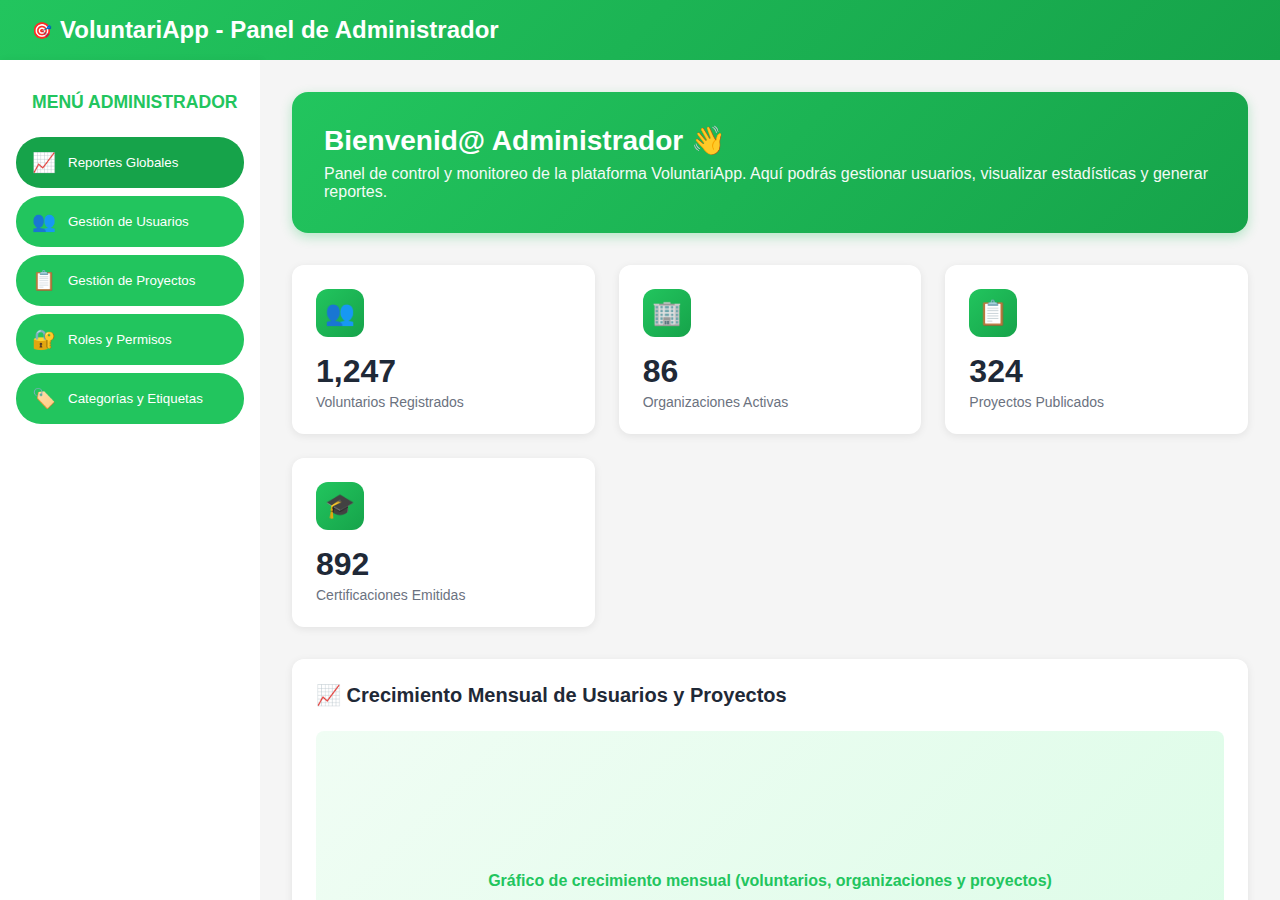
<file: pages/inicioAdministrador.html>
<!DOCTYPE html>
<html lang="es">
<head>
    <meta charset="UTF-8">
    <meta name="viewport" content="width=device-width, initial-scale=1.0">
    <link rel="stylesheet" href="../css/inicioAdmin.css">
    <title>Panel de Administrador - VoluntariApp</title>
</head>
<body>
    <div class="header">
        <span>🎯</span>
        <h1>VoluntariApp - Panel de Administrador</h1>
    </div>

    <div class="container">
        <aside class="sidebar">
            <h2 class="menu-title">MENÚ ADMINISTRADOR</h2>
            <button class="menu-item active" onclick="showSection('reportes')">
                <span class="menu-icon">📈</span>
                <span>Reportes Globales</span>
            </button>
            <button class="menu-item" onclick="showSection('usuarios')">
                <span class="menu-icon">👥</span>
                <span>Gestión de Usuarios</span>
            </button>
            <button class="menu-item" onclick="showSection('proyectos')">
                <span class="menu-icon">📋</span>
                <span>Gestión de Proyectos</span>
            </button>
            <button class="menu-item" onclick="showSection('roles')">
                <span class="menu-icon">🔐</span>
                <span>Roles y Permisos</span>
            </button>
            <button class="menu-item" onclick="showSection('categorias')">
                <span class="menu-icon">🏷️</span>
                <span>Categorías y Etiquetas</span>
            </button>
        </aside>

        <main class="main-content">
            <!-- Reportes Section -->
            <section id="reportes" class="section active">
                <div class="welcome-card">
                    <h2>Bienvenid@ Administrador 👋</h2>
                    <p>Panel de control y monitoreo de la plataforma VoluntariApp. Aquí podrás gestionar usuarios, visualizar estadísticas y generar reportes.</p>
                </div>

                <div class="stats-grid">
                    <div class="stat-card">
                        <div class="stat-card-header">
                            <div class="stat-icon">👥</div>
                        </div>
                        <div class="stat-value">1,247</div>
                        <div class="stat-label">Voluntarios Registrados</div>
                    </div>

                    <div class="stat-card">
                        <div class="stat-card-header">
                            <div class="stat-icon">🏢</div>
                        </div>
                        <div class="stat-value">86</div>
                        <div class="stat-label">Organizaciones Activas</div>
                    </div>

                    <div class="stat-card">
                        <div class="stat-card-header">
                            <div class="stat-icon">📋</div>
                        </div>
                        <div class="stat-value">324</div>
                        <div class="stat-label">Proyectos Publicados</div>
                    </div>

                    <div class="stat-card">
                        <div class="stat-card-header">
                            <div class="stat-icon">🎓</div>
                        </div>
                        <div class="stat-value">892</div>
                        <div class="stat-label">Certificaciones Emitidas</div>
                    </div>
                </div>

                <div class="chart-card">
                    <h3>📈 Crecimiento Mensual de Usuarios y Proyectos</h3>
                    <div class="chart-placeholder">Gráfico de crecimiento mensual (voluntarios, organizaciones y proyectos)</div>
                </div>

                <div class="grid-2">
                    <div class="chart-card">
                        <h3>🎯 Proyectos por Categoría</h3>
                        <div class="chart-placeholder">
                            Educación: 98<br>
                            Limpieza: 76<br>
                            Ambiental: 89<br>
                            Social: 61
                        </div>
                    </div>

                    <div class="chart-card">
                        <h3>📊 Participación por Proyecto</h3>
                        <div class="chart-placeholder">Reporte de voluntarios inscritos y asistentes por proyecto</div>
                    </div>
                </div>

                <div class="chart-card">
                    <h3>🎓 Certificaciones Emitidas por Mes</h3>
                    <div class="chart-placeholder">Gráfico de certificaciones emitidas por mes</div>
                </div>
            </section>

            <!-- Usuarios Section -->
            <section id="usuarios" class="section">
                <div class="welcome-card">
                    <h2>👥 Gestión de Usuarios</h2>
                    <p>Administra las cuentas de voluntarios y organizaciones: aprobar, suspender o eliminar usuarios.</p>
                </div>

                <div class="table-card">
                    <h3>Voluntarios Registrados</h3>
                    <div class="search-bar">
                        <span class="search-icon">🔍</span>
                        <input type="text" placeholder="Buscar voluntario por nombre o email...">
                    </div>
                    <table>
                        <thead>
                            <tr>
                                <th>ID</th>
                                <th>Nombre</th>
                                <th>Email</th>
                                <th>Estado</th>
                                <th>Fecha Registro</th>
                                <th>Acciones</th>
                            </tr>
                        </thead>
                        <tbody>
                            <tr>
                                <td>#1234</td>
                                <td>María González</td>
                                <td>maria.g@email.com</td>
                                <td><span class="badge badge-active">Activo</span></td>
                                <td>15/10/2025</td>
                                <td class="action-buttons">
                                    <button class="btn btn-warning btn-small">Suspender</button>
                                    <button class="btn btn-danger btn-small">Eliminar</button>
                                </td>
                            </tr>
                            <tr>
                                <td>#1235</td>
                                <td>Carlos Ruiz</td>
                                <td>carlos.r@email.com</td>
                                <td><span class="badge badge-pending">Pendiente</span></td>
                                <td>20/10/2025</td>
                                <td class="action-buttons">
                                    <button class="btn btn-primary btn-small">Aprobar</button>
                                    <button class="btn btn-danger btn-small">Rechazar</button>
                                </td>
                            </tr>
                            <tr>
                                <td>#1236</td>
                                <td>Ana Martínez</td>
                                <td>ana.m@email.com</td>
                                <td><span class="badge badge-suspended">Suspendido</span></td>
                                <td>10/10/2025</td>
                                <td class="action-buttons">
                                    <button class="btn btn-primary btn-small">Activar</button>
                                    <button class="btn btn-danger btn-small">Eliminar</button>
                                </td>
                            </tr>
                        </tbody>
                    </table>
                </div>

                <div class="table-card">
                    <h3>Organizaciones Registradas</h3>
                    <div class="search-bar">
                        <span class="search-icon">🔍</span>
                        <input type="text" placeholder="Buscar organización...">
                    </div>
                    <table>
                        <thead>
                            <tr>
                                <th>ID</th>
                                <th>Nombre</th>
                                <th>Responsable</th>
                                <th>Proyectos</th>
                                <th>Estado</th>
                                <th>Acciones</th>
                            </tr>
                        </thead>
                        <tbody>
                            <tr>
                                <td>#ORG001</td>
                                <td>Fundación Verde</td>
                                <td>Juan Pérez</td>
                                <td>12</td>
                                <td><span class="badge badge-active">Activo</span></td>
                                <td class="action-buttons">
                                    <button class="btn btn-warning btn-small">Suspender</button>
                                    <button class="btn btn-danger btn-small">Eliminar</button>
                                </td>
                            </tr>
                            <tr>
                                <td>#ORG002</td>
                                <td>ONG Educación Para Todos</td>
                                <td>Laura Sánchez</td>
                                <td>8</td>
                                <td><span class="badge badge-active">Activo</span></td>
                                <td class="action-buttons">
                                    <button class="btn btn-warning btn-small">Suspender</button>
                                    <button class="btn btn-danger btn-small">Eliminar</button>
                                </td>
                            </tr>
                            <tr>
                                <td>#ORG003</td>
                                <td>Voluntarios por el Ambiente</td>
                                <td>Pedro López</td>
                                <td>15</td>
                                <td><span class="badge badge-pending">Pendiente</span></td>
                                <td class="action-buttons">
                                    <button class="btn btn-primary btn-small">Aprobar</button>
                                    <button class="btn btn-danger btn-small">Rechazar</button>
                                </td>
                            </tr>
                        </tbody>
                    </table>
                </div>
            </section>

            <!-- Proyectos Section -->
            <section id="proyectos" class="section">
                <div class="welcome-card">
                    <h2>📋 Gestión de Proyectos</h2>
                    <p>Supervisa todos los proyectos publicados en la plataforma.</p>
                </div>

                <div class="table-card">
                    <h3>Proyectos Publicados</h3>
                    <div class="search-bar">
                        <span class="search-icon">🔍</span>
                        <input type="text" placeholder="Buscar proyecto...">
                    </div>
                    <table>
                        <thead>
                            <tr>
                                <th>ID</th>
                                <th>Título</th>
                                <th>Organización</th>
                                <th>Categoría</th>
                                <th>Inscritos</th>
                                <th>Fecha</th>
                                <th>Estado</th>
                            </tr>
                        </thead>
                        <tbody>
                            <tr>
                                <td>#P101</td>
                                <td>Limpieza de Playa</td>
                                <td>Fundación Verde</td>
                                <td>Ambiental</td>
                                <td>45/50</td>
                                <td>05/11/2025</td>
                                <td><span class="badge badge-active">Activo</span></td>
                            </tr>
                            <tr>
                                <td>#P102</td>
                                <td>Refuerzo Escolar</td>
                                <td>ONG Educación</td>
                                <td>Educación</td>
                                <td>20/30</td>
                                <td>10/11/2025</td>
                                <td><span class="badge badge-active">Activo</span></td>
                            </tr>
                            <tr>
                                <td>#P103</td>
                                <td>Reforestación Urbana</td>
                                <td>Voluntarios por el Ambiente</td>
                                <td>Ambiental</td>
                                <td>30/40</td>
                                <td>12/11/2025</td>
                                <td><span class="badge badge-active">Activo</span></td>
                            </tr>
                            <tr>
                                <td>#P104</td>
                                <td>Apoyo a Comedores</td>
                                <td>Fundación Solidaria</td>
                                <td>Social</td>
                                <td>25/25</td>
                                <td>08/11/2025</td>
                                <td><span class="badge badge-active">Completo</span></td>
                            </tr>
                        </tbody>
                    </table>
                </div>
            </section>

            <!-- Roles Section -->
            <section id="roles" class="section">
                <div class="welcome-card">
                    <h2>🔐 Roles y Permisos</h2>
                    <p>Gestiona roles y asigna permisos a los usuarios de la plataforma.</p>
                </div>

                <div class="grid-2">
                    <div class="table-card">
                        <h3>Roles Disponibles</h3>
                        <table>
                            <thead>
                                <tr>
                                    <th>Rol</th>
                                    <th>Usuarios</th>
                                    <th>Acciones</th>
                                </tr>
                            </thead>
                            <tbody>
                                <tr>
                                    <td>Administrador</td>
                                    <td>3</td>
                                    <td><button class="btn btn-primary btn-small">Editar Permisos</button></td>
                                </tr>
                                <tr>
                                    <td>Organización</td>
                                    <td>86</td>
                                    <td><button class="btn btn-primary btn-small">Editar Permisos</button></td>
                                </tr>
                                <tr>
                                    <td>Voluntario</td>
                                    <td>1247</td>
                                    <td><button class="btn btn-primary btn-small">Editar Permisos</button></td>
                                </tr>
                            </tbody>
                        </table>
                    </div>

                    <div class="table-card">
                        <h3>Asignar Rol a Usuario</h3>
                        <div class="search-bar">
                            <span class="search-icon">🔍</span>
                            <input type="text" placeholder="Buscar usuario...">
                        </div>
                        <div style="margin-top: 1rem;">
                            <div class="form-group">
                                <label>Usuario seleccionado:</label>
                                <input type="text" value="María González" readonly>
                            </div>

                            <div class="form-group">
                                <label>Asignar rol:</label>
                                <select>
                                    <option>Voluntario</option>
                                    <option>Organización</option>
                                    <option>Administrador</option>
                                </select>
                            </div>

                            <button class="btn btn-primary" style="width: 100%;">Asignar Rol</button>
                        </div>
                    </div>
                </div>

                <div class="table-card">
                    <h3>Permisos Detallados por Rol</h3>
                    <table>
                        <thead>
                            <tr>
                                <th>Permiso</th>
                                <th>Administrador</th>
                                <th>Organización</th>
                                <th>Voluntario</th>
                            </tr>
                        </thead>
                        <tbody>
                            <tr>
                                <td>Gestionar usuarios</td>
                                <td><span class="badge badge-active">✓</span></td>
                                <td><span class="badge badge-suspended">✗</span></td>
                                <td><span class="badge badge-suspended">✗</span></td>
                            </tr>
                            <tr>
                                <td>Crear proyectos</td>
                                <td><span class="badge badge-active">✓</span></td>
                                <td><span class="badge badge-active">✓</span></td>
                                <td><span class="badge badge-suspended">✗</span></td>
                            </tr>
                            <tr>
                                <td>Inscribirse a proyectos</td>
                                <td><span class="badge badge-active">✓</span></td>
                                <td><span class="badge badge-suspended">✗</span></td>
                                <td><span class="badge badge-active">✓</span></td>
                            </tr>
                            <tr>
                                <td>Ver reportes globales</td>
                                <td><span class="badge badge-active">✓</span></td>
                                <td><span class="badge badge-suspended">✗</span></td>
                                <td><span class="badge badge-suspended">✗</span></td>
                            </tr>
                        </tbody>
                    </table>
                </div>
            </section>

            <!-- Categorías Section -->
            <section id="categorias" class="section">
                <div class="welcome-card">
                    <h2>🏷️ Gestión de Categorías y Etiquetas</h2>
                    <p>Crea, edita y elimina categorías y etiquetas para clasificar los proyectos de la plataforma.</p>
                </div>

                <div class="grid-2">
                    <div class="table-card">
                        <h3>Crear Nueva Categoría</h3>
                        <div class="form-group">
                            <label>Nombre de la categoría:</label>
                            <input type="text" placeholder="Ej: Educación, Ambiental, Social...">
                        </div>

                        <div class="form-group">
                            <label>Descripción:</label>
                            <textarea placeholder="Describe el tipo de proyectos que pertenecen a esta categoría..."></textarea>
                        </div>

                        <div class="form-group">
                            <label>Color identificativo:</label>
                            <div class="color-picker">
                                <input type="color" value="#22c55e">
                                <span style="color: #6b7280; font-size: 0.875rem;">Selecciona un color para la categoría</span>
                            </div>
                        </div>

                        <div class="form-group">
                            <label>Icono (emoji):</label>
                            <input type="text" placeholder="📚" maxlength=
</file>
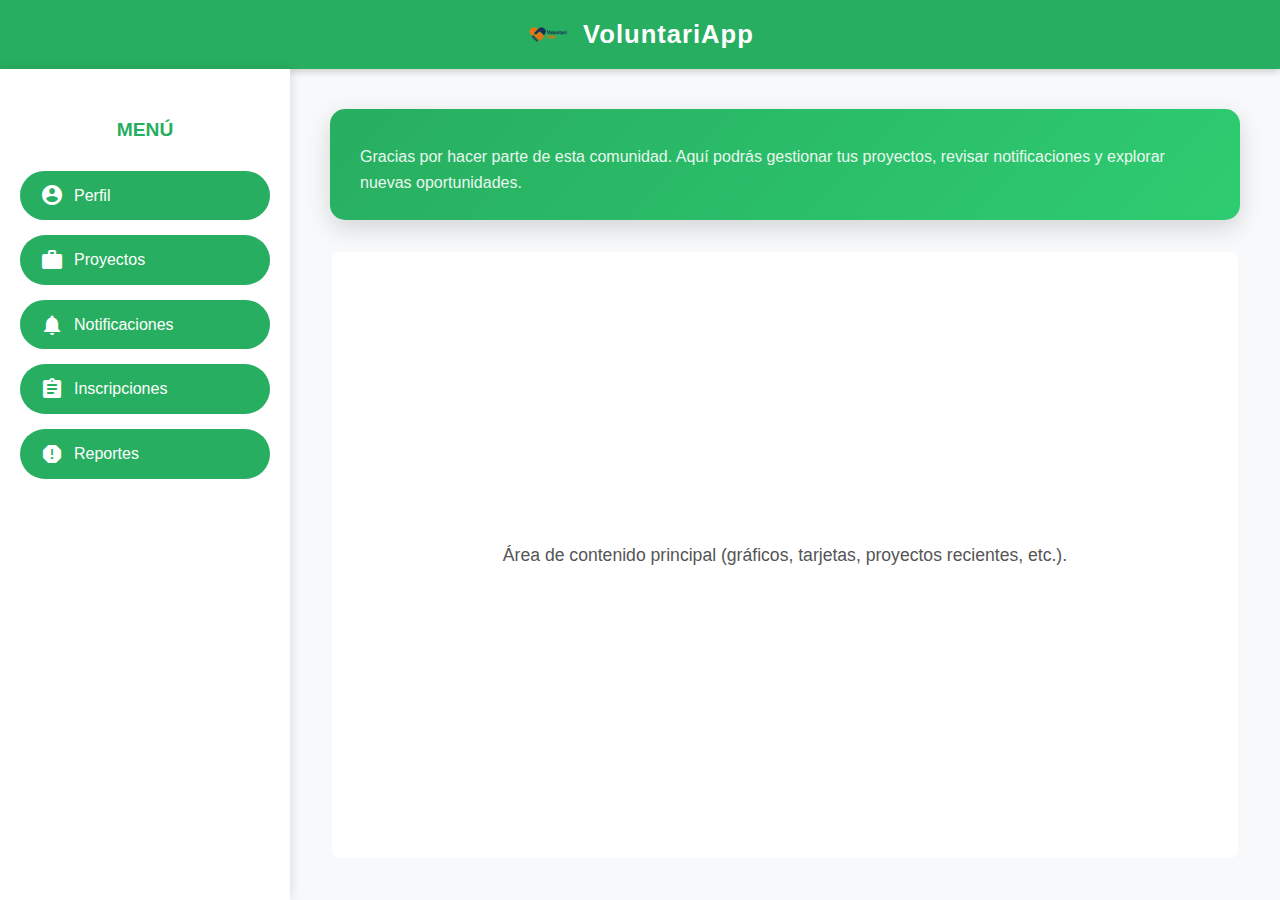
<file: pages/inicioOrganizacion.html>
<!DOCTYPE html>
<html lang="es">
<head>
    <meta charset="UTF-8">
    <meta name="viewport" content="width=device-width, initial-scale=1.0">
    <title>VoluntariApp - Panel de Control</title>
    <link rel="stylesheet" href="../css/styles.css">
    <link rel="stylesheet" href="../css/inicioOrg.css">
    <link href="https://fonts.googleapis.com/icon?family=Material+Icons" rel="stylesheet">
</head>
<body>
<header class="encabezado">
    <div class="logo-titulo">
        <img src="../assets/images/Logo.png" alt="Logo VoluntariApp" class="logo-app">
        <h1>VoluntariApp</h1>
    </div>
</header>

<div class="distribucion-panel">
    <!-- Menú lateral -->
    <aside class="menu-lateral">
        <h2 class="titulo-menu">MENÚ</h2>
        <ul class="lista-opciones">
            <li><a href="perfilOrganizacion.html"><span class="material-icons">account_circle</span> Perfil</a></li>
            <li><a href="listarProyectos.html"><span class="material-icons">work</span> Proyectos</a></li>
            <li><a href="#"><span class="material-icons">notifications</span> Notificaciones</a></li>
            <li><a href="#"><span class="material-icons">assignment</span> Inscripciones</a></li>
            <li><a href="#"><span class="material-icons">report</span> Reportes</a></li>
        </ul>
    </aside>

    <!-- Contenido principal -->
    <main class="contenido-principal">
        <div class="caja-bienvenida">
            <h2 id="nombreUsuario"></h2>
            <p>Gracias por hacer parte de esta comunidad. Aquí podrás gestionar tus proyectos, revisar notificaciones y explorar nuevas oportunidades.</p>
        </div>

        <div class="caja-contenido">
            <p>Área de contenido principal (gráficos, tarjetas, proyectos recientes, etc.).</p>
        </div>
    </main>
</div>

<script>
    const usuarioLoginJson = localStorage.getItem('usuarioLogin');
    const usuarioLogin = JSON.parse(usuarioLoginJson);

    document.getElementById('nombreUsuario').textContent = `Bienvenid@ ${usuarioLogin.nombreUsuario}`;

</script>
</body>
</html>
</file>
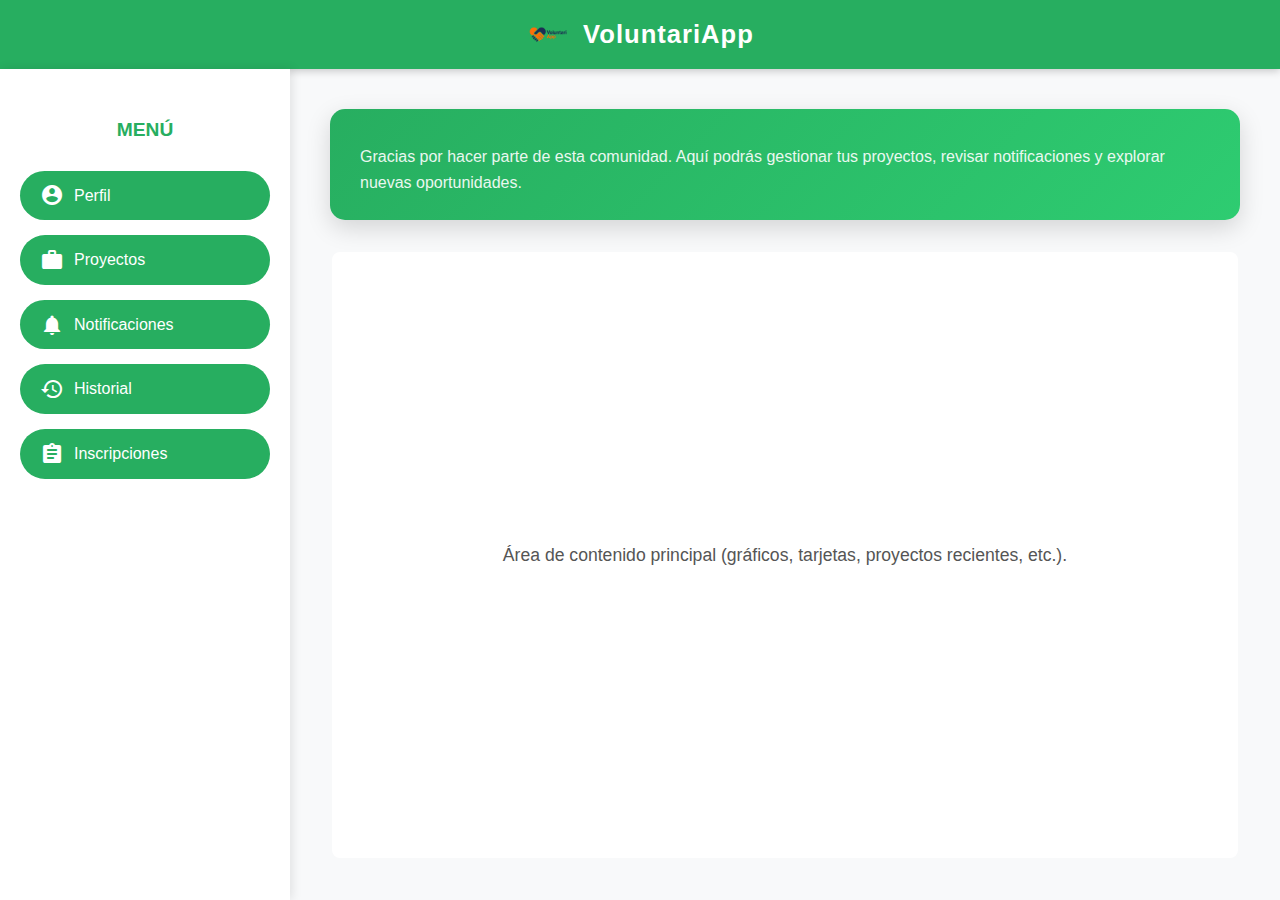
<file: pages/inicioVoluntario.html>
<!DOCTYPE html>
<html lang="es">
<head>
    <meta charset="UTF-8">
    <meta name="viewport" content="width=device-width, initial-scale=1.0">
    <title>VoluntariApp - Panel de Control</title>
    <link rel="stylesheet" href="../css/styles.css">
    <link rel="stylesheet" href="../css/inicioVolunt.css">
    <link href="https://fonts.googleapis.com/icon?family=Material+Icons" rel="stylesheet">
</head>
<body>
<header class="encabezado">
    <div class="logo-titulo">
        <img src="../assets/images/Logo.png" alt="Logo VoluntariApp" class="logo-app">
        <h1>VoluntariApp</h1>
    </div>
</header>

<div class="distribucion-panel">
    <!-- Menú lateral -->
    <aside class="menu-lateral">
        <h2 class="titulo-menu">MENÚ</h2>
        <ul class="lista-opciones">
            <li><a href="perfilVoluntario.html"><span class="material-icons">account_circle</span> Perfil</a></li>
            <li><a href="#"><span class="material-icons">work</span> Proyectos</a></li>
            <li><a href="#"><span class="material-icons">notifications</span> Notificaciones</a></li>
            <li><a href="#"><span class="material-icons">history</span> Historial</a></li>
            <li><a href="#"><span class="material-icons">assignment</span> Inscripciones</a></li>
        </ul>
    </aside>

    <!-- Contenido principal -->
    <main class="contenido-principal">
        <div class="caja-bienvenida">

            <h2 id="nombreUsuario"></h2>
            <p>Gracias por hacer parte de esta comunidad. Aquí podrás gestionar tus proyectos, revisar notificaciones y explorar nuevas oportunidades.</p>
        </div>

        <div class="caja-contenido">
            <p>Área de contenido principal (gráficos, tarjetas, proyectos recientes, etc.).</p>
        </div>
    </main>
</div>
<script>
    const usuarioLoginJson = localStorage.getItem('usuarioLogin');
    const usuarioLogin = JSON.parse(usuarioLoginJson);

    document.getElementById('nombreUsuario').textContent = `Bienvenid@ ${usuarioLogin.nombreUsuario}`;

</script>
</body>
</html>
</file>
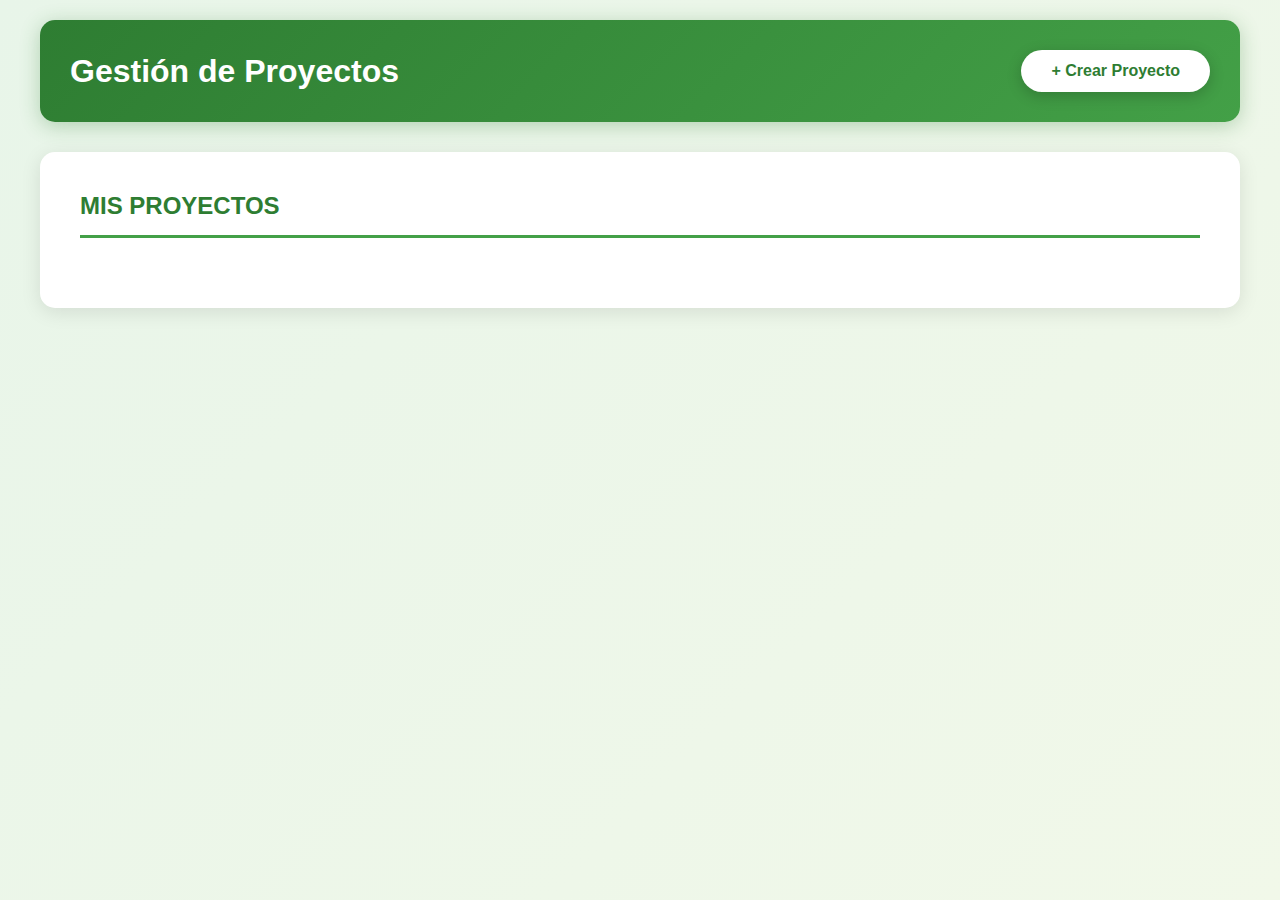
<file: pages/listarProyectos.html>
<!DOCTYPE html>
<html lang="es">
<head>
    <meta charset="UTF-8">
    <meta name="viewport" content="width=device-width, initial-scale=1.0">
    <title>Gestión de Proyectos - VoluntariApp</title>
    <link rel="stylesheet" href="../css/listarProyectos.css">
</head>
<body>
    <div class="container">
        <div class="header">
            <h1>Gestión de Proyectos</h1>
            <a href="publicarProyecto.html" class="btn-crear" >+ Crear Proyecto</a>
        </div>

        <div class="content-box">
            <h2 class="section-title">MIS PROYECTOS</h2>
            <div class="projects-list" id="projectsList"></div>
        </div>
    </div>

    <script src="../js/listarProyectos.js"></script>
</body>
</html>
</file>
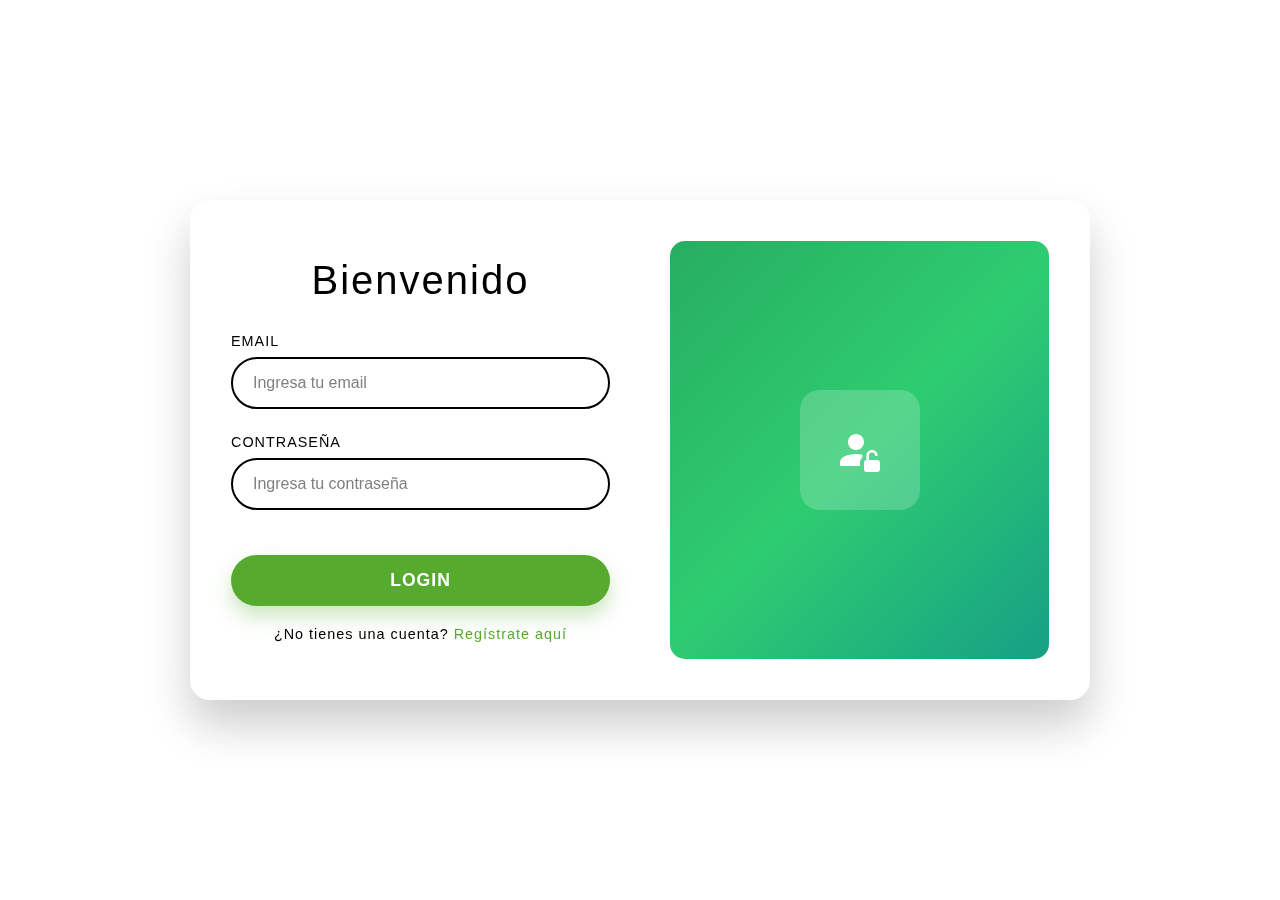
<file: pages/login.html>
<!DOCTYPE html>
<html lang="es">
<head>
    <meta charset="UTF-8">
    <meta name="viewport" content="width=device-width, initial-scale=1.0">
    <title>Login</title>
    <link rel="stylesheet" href="../css/login.css">
</head>
<body>
<div class="login-container">
    <form class="form-section" onsubmit="procesarLogin(event)">
        <h1>Bienvenido</h1>


            <div class="form-group">
                <label for="correo">Email</label>
                <input type="text" id="email" name="correo" placeholder="Ingresa tu email" required>
            </div>

            <div class="form-group">
                <label for="contraseña">Contraseña</label>
                <input type="password" id="contrasena" name="clave" placeholder="Ingresa tu contraseña" minlength="4" required>
            </div>

            <button type="submit" class="login-btn">LOGIN</button>


        <div class="link-registro">
            <p>¿No tienes una cuenta? <a href="registrar.html">Regístrate aquí</a></p>
        </div>

    </form>

    <div class="seccion-imagen">
        <div class="image-placeholder">
            <svg xmlns="http://www.w3.org/2000/svg" width="1em" height="1em" viewBox="0 0 24 24"><path fill="currentColor" d="M6 8c0-2.21 1.79-4 4-4s4 1.79 4 4s-1.79 4-4 4s-4-1.79-4-4m6 10.2c0-.96.5-1.86 1.2-2.46V14.5c0-.05.02-.11.02-.16c-.99-.22-2.07-.34-3.22-.34c-4.42 0-8 1.79-8 4v2h10zm10 .1v3.5c0 .6-.6 1.2-1.3 1.2h-5.5c-.6 0-1.2-.6-1.2-1.3v-3.5c0-.6.6-1.2 1.2-1.2v-2.5c0-1.4 1.4-2.5 2.8-2.5s2.8 1.1 2.8 2.5v.5h-1.3v-.5c0-.8-.7-1.3-1.5-1.3s-1.5.5-1.5 1.3V17h4.3c.6 0 1.2.6 1.2 1.3"/></svg>
        </div>
    </div>
</div>

<script src="../js/login.js"></script>
</body>
</html>
</file>
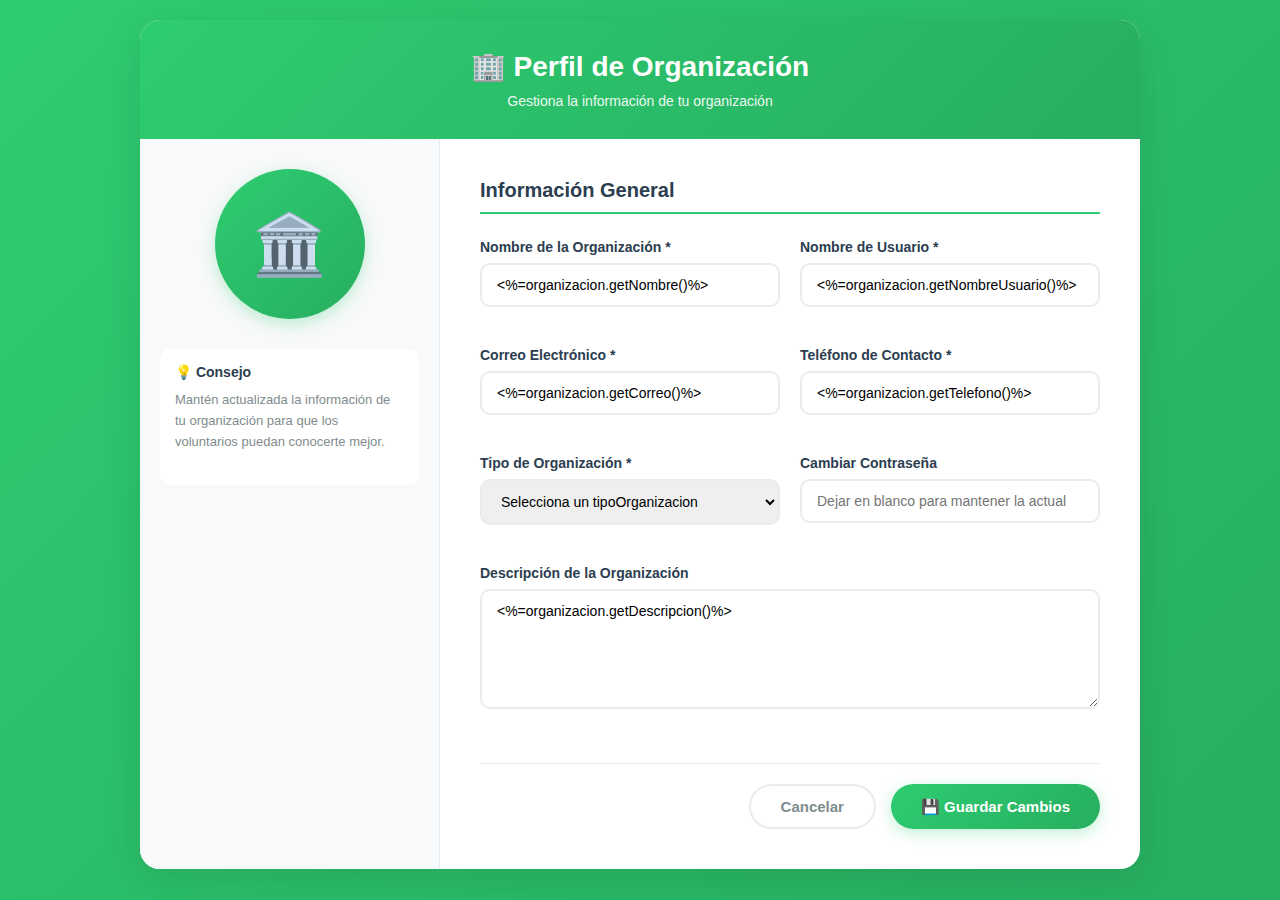
<file: pages/perfilOrganizacion.html>
<!DOCTYPE html>
<html lang="es">
<head>
    <meta charset="UTF-8">
    <meta name="viewport" content="width=device-width, initial-scale=1.0">
    <title>Perfil de Organización - VoluntariApp</title>
    <link rel="stylesheet" href="../css/perfilOrganizacion.css">

</head>
<body>
<div class="container">
    <div class="header">
        <h1>🏢 Perfil de Organización</h1>
        <p>Gestiona la información de tu organización</p>
    </div>

    <div class="profile-content">
        <div class="sidebar">
            <div class="profile-avatar">
                🏛️
            </div>

            <div class="sidebar-info">
                <h3>💡 Consejo</h3>
                <p>Mantén actualizada la información de tu organización para que los voluntarios puedan conocerte mejor.</p>
                </br>

            </div>
        </div>

        <div class="form-section">
            <h2 class="section-title">Información General</h2>

            <form id="profileForm">
                <div class="form-grid">

                    <!-- Id para poder saber cual organizacion se va a actualizar-->
                    <input type="hidden" id="idOrganizacion" name="idOrganizacion">

                    <div class="form-group">
                        <label for="nombreOrganizacion">Nombre de la Organización *</label>
                        <input type="text" id="nombreOrganizacion" name="nombreOrganizacion" value="<%=organizacion.getNombre()%>" required>
                    </div>

                    <div class="form-group">
                        <label for="nombreUsuario">Nombre de Usuario *</label>
                        <input type="text" id="nombreUsuario" name="nombreUsuario" value="<%=organizacion.getNombreUsuario()%>" required>
                    </div>

                    <div class="form-group">
                        <label for="correo">Correo Electrónico *</label>
                        <input type="email" id="correo" name="correo" value="<%=organizacion.getCorreo()%>" required>
                    </div>

                    <div class="form-group">
                        <label for="telefono">Teléfono de Contacto *</label>
                        <input type="tel" id="telefono" name="telefono" value="<%=organizacion.getTelefono()%>" required>
                    </div>

                    <div class="form-group">
                        <label for="tipoOrganizacion">Tipo de Organización *</label>
                        <select id="tipoOrganizacion" name="tipoOrganizacion" required>
                            <option value="">Selecciona un tipoOrganizacion</option>
                        </select>
                    </div>

                    <div class="form-group">
                        <label for="clave">Cambiar Contraseña</label>
                        <input type="password" id="clave" name="clave" placeholder="Dejar en blanco para mantener la actual">
                    </div>

                    <div class="form-group full-width">
                        <label for="descripcion">Descripción de la Organización</label>
                        <textarea id="descripcion" name="descripcion" required><%=organizacion.getDescripcion()%></textarea>
                    </div>
                </div>

                <div class="form-actions">
                    <button type="button" class="btn btn-secondary" onclick="cancelar()">Cancelar</button>
                    <button type="submit" class="btn btn-primary">💾 Guardar Cambios</button>
                </div>
            </form>
        </div>
    </div>
</div>

<script src="../js/perfilOrganizacion.js"></script>
</body>
</html>
</file>
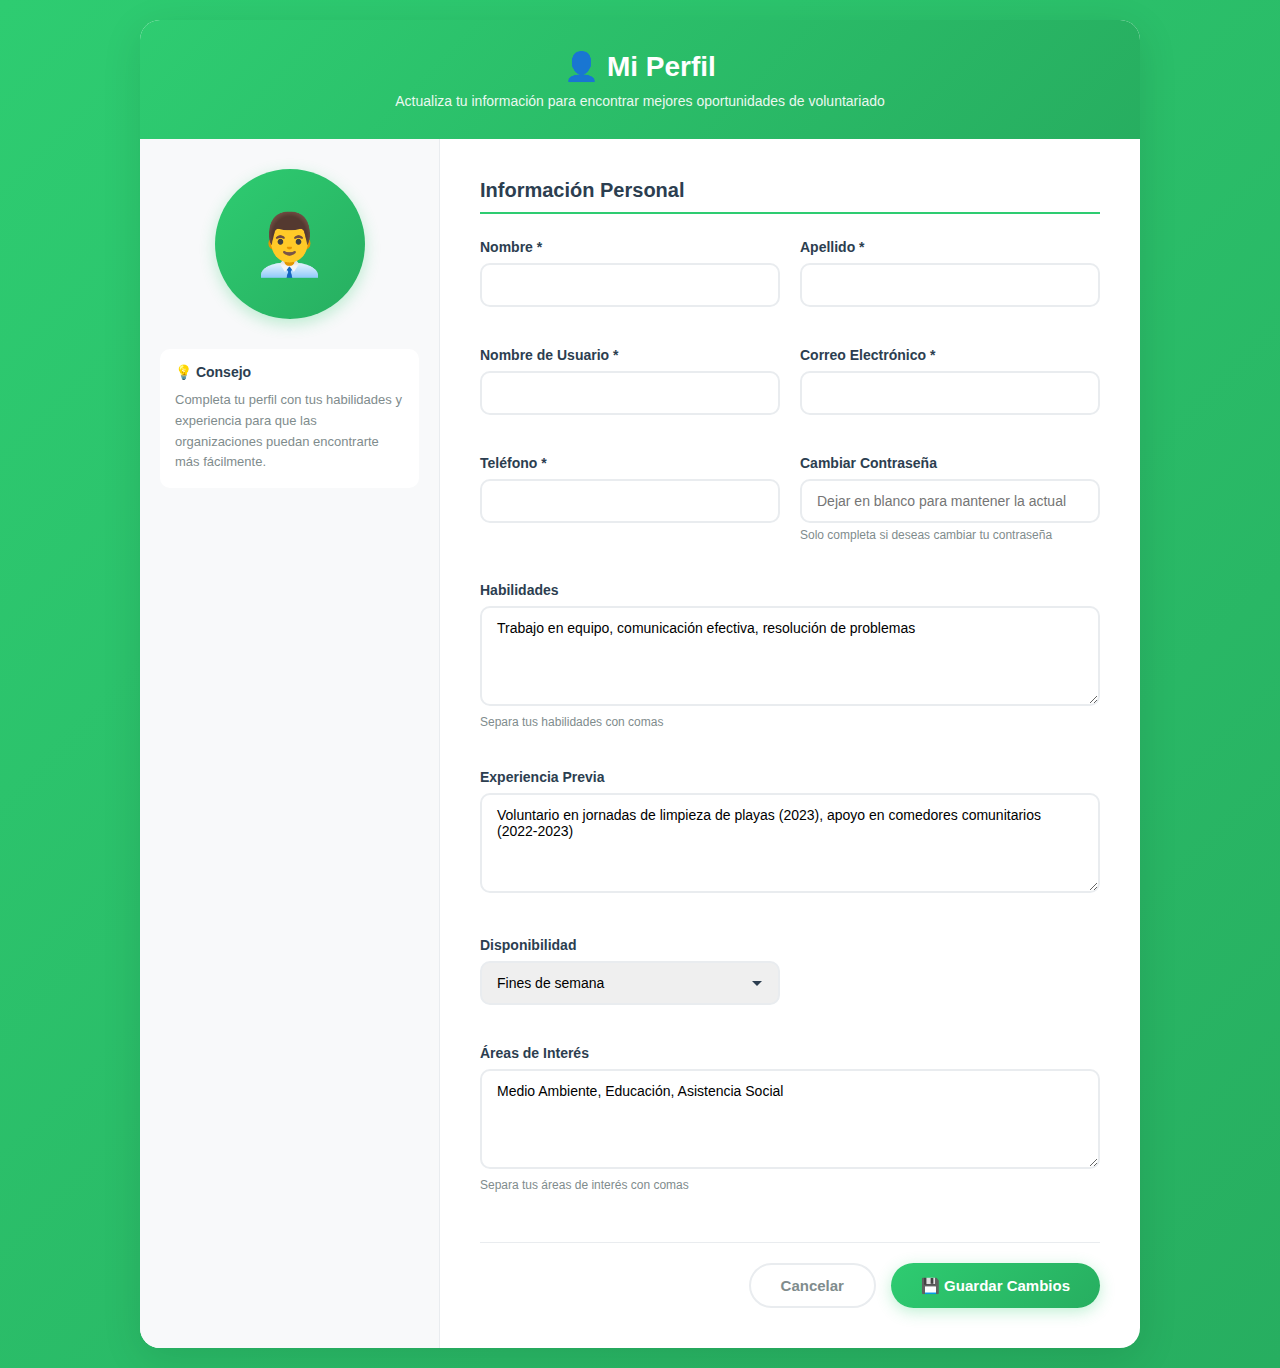
<file: pages/perfilVoluntario.html>
<!DOCTYPE html>
<html lang="es">
<head>
    <meta charset="UTF-8">
    <meta name="viewport" content="width=device-width, initial-scale=1.0">
    <title>Perfil de Voluntario - VoluntariApp</title>
    <link rel="stylesheet" href="../css/perfilVoluntario.css">
</head>
<body>
<div class="container">
    <div class="header">
        <h1>👤 Mi Perfil</h1>
        <p>Actualiza tu información para encontrar mejores oportunidades de voluntariado</p>
    </div>

    <div class="profile-content">
        <div class="sidebar">
            <div class="profile-avatar">
                👨‍💼
            </div>

            <div class="sidebar-info">
                <h3>💡 Consejo</h3>
                <p>Completa tu perfil con tus habilidades y experiencia para que las organizaciones puedan encontrarte más fácilmente.</p>
            </div>
        </div>

        <div class="form-section">
            <h2 class="section-title">Información Personal</h2>

            <form id="profileForm">
                <input type="hidden" id="idVoluntario" name="idVoluntario">
                <div class="form-grid">
                    <div class="form-group">
                        <label for="nombre">Nombre *</label>
                        <input type="text" id="nombre" name="nombre" required>
                    </div>

                    <div class="form-group">
                        <label for="apellido">Apellido *</label>
                        <input type="text" id="apellido" name="apellido"  required>
                    </div>

                    <div class="form-group">
                        <label for="nombreUsuario">Nombre de Usuario *</label>
                        <input type="text" id="nombreUsuario" name="nombreUsuario" required>
                    </div>

                    <div class="form-group">
                        <label for="correo">Correo Electrónico *</label>
                        <input type="email" id="correo" name="correo" required>
                    </div>

                    <div class="form-group">
                        <label for="telefono">Teléfono *</label>
                        <input type="tel" id="telefono" name="telefono" required>
                    </div>

                    <div class="form-group">
                        <label for="clave">Cambiar Contraseña</label>
                        <input type="password" id="clave" name="clave" placeholder="Dejar en blanco para mantener la actual">
                        <p class="helper-text">Solo completa si deseas cambiar tu contraseña</p>
                    </div>

                    <div class="form-group full-width">
                        <label for="habilidades">Habilidades</label>
                        <textarea id="habilidades" name="habilidades" placeholder="Ejemplo: Comunicación efectiva, trabajo en equipo, liderazgo, informática...">Trabajo en equipo, comunicación efectiva, resolución de problemas</textarea>
                        <p class="helper-text">Separa tus habilidades con comas</p>
                    </div>

                    <div class="form-group full-width">
                        <label for="experiencia">Experiencia Previa</label>
                        <textarea id="experiencia" name="experiencia" placeholder="Describe tu experiencia como voluntario o en actividades comunitarias...">Voluntario en jornadas de limpieza de playas (2023), apoyo en comedores comunitarios (2022-2023)</textarea>
                    </div>

                    <div class="form-group">
                        <label for="disponibilidad">Disponibilidad</label>
                        <select id="disponibilidad" name="disponibilidad">
                            <option value="">Selecciona una opción</option>
                            <option value="FINES_SEMANA" selected>Fines de semana</option>
                            <option value="ENTRE_SEMANA">Entre semana</option>
                            <option value="HORARIO_FLEXIBLE">Horario flexible</option>
                            <option value="TIEMPO_COMPLETO">Tiempo completo</option>
                            <option value="MEDIO_TIEMPO">Medio tiempo</option>
                            <option value="OCASIONAL">Ocasional</option>
                        </select>
                    </div>

                    <div class="form-group full-width">
                        <label for="areas_interes">Áreas de Interés</label>
                        <textarea id="areas_interes" name="areas_interes" placeholder="Ejemplo: Medio Ambiente, Educación, Protección Animal...">Medio Ambiente, Educación, Asistencia Social</textarea>
                        <p class="helper-text">Separa tus áreas de interés con comas</p>
                    </div>
                </div>

                <div class="form-actions">
                    <button type="button" class="btn btn-secondary" onclick="cancelar()">Cancelar</button>
                    <button type="submit" class="btn btn-primary">💾 Guardar Cambios</button>
                </div>
            </form>
        </div>
    </div>
</div>

<script src="../js/perfilVoluntario.js"></script>
</body>
</html>
</file>
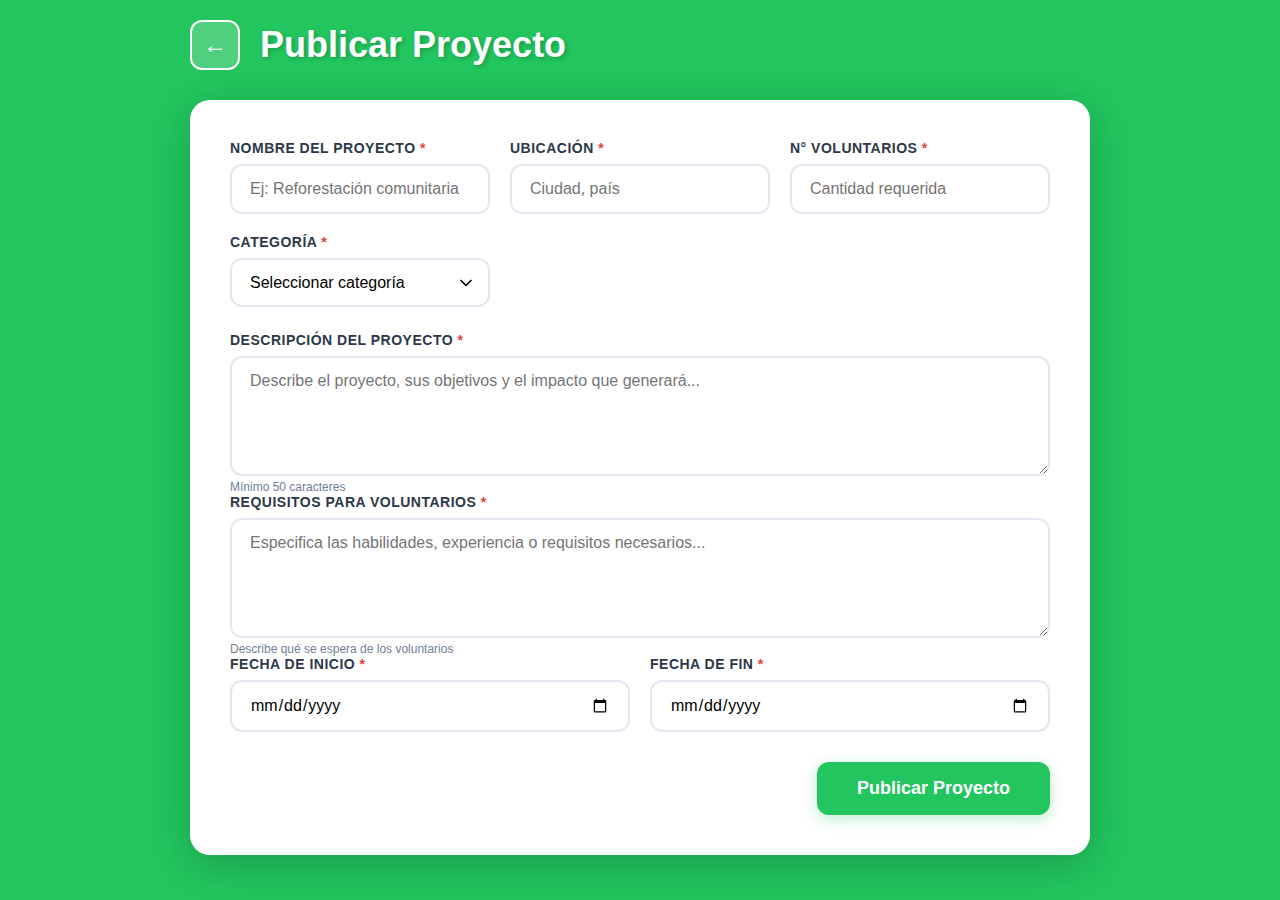
<file: pages/publicarProyecto.html>
<!DOCTYPE html>
<html lang="es">
<head>
    <meta charset="UTF-8">
    <meta name="viewport" content="width=device-width, initial-scale=1.0">
    <title>Publicar Proyecto - VoluntariApp</title>
    <link rel="stylesheet" href="../css/publicarProyecto.css">
</head>
<body>
<div class="container">
    <div class="header">
        <button class="btn-back" onclick="volver()">←</button>
        <h1 class="page-title">Publicar Proyecto</h1>
    </div>

    <div class="form-container">
        <div class="success-message" id="successMessage">
            ✓ Proyecto publicado exitosamente
        </div>

        <form id="proyectoForm" onsubmit="publicarProyecto(event)">

            
            <input type="hidden" name="action" value="save">
            <div class="form-row">
                <div class="form-group">
                    <label for="nombre" class="required">Nombre del Proyecto</label>
                    <input
                            type="text"
                            id="nombre"
                            name="nombre"
                            placeholder="Ej: Reforestación comunitaria"
                            required
                    >
                </div>

                <div class="form-group">
                    <label for="ubicacion" class="required">Ubicación</label>
                    <input
                            type="text"
                            id="ubicacion"
                            name="ubicacion"
                            placeholder="Ciudad, país"
                            required
                    >
                </div>

                <div class="form-group">
                    <label for="voluntarios" class="required">N° Voluntarios</label>
                    <input
                            type="number"
                            id="voluntarios"
                            name="voluntariosRequeridos"
                            placeholder="Cantidad requerida"
                            min="1"
                            required
                    >
                </div>

                <div class="form-group">
                    <label for="categoria" class="required">Categoría</label>


                    <select id="categoria" name="idCategoria" required>
                        <option value="">Seleccionar categoría</option>
                        
                    </select>
                </div>
            </div>

            <div class="form-group form-group-full">
                <label for="descripcion" class="required">Descripción del Proyecto</label>
                <textarea
                        id="descripcion"
                        name="descripcion"
                        placeholder="Describe el proyecto, sus objetivos y el impacto que generará..."
                        required
                ></textarea>
                <span class="helper-text">Mínimo 50 caracteres</span>
            </div>

            <div class="form-group form-group-full">
                <label for="requisitos" class="required">Requisitos para Voluntarios</label>
                <textarea
                        id="requisitos"
                        name="requisitos"
                        placeholder="Especifica las habilidades, experiencia o requisitos necesarios..."
                        required
                ></textarea>
                <span class="helper-text">Describe qué se espera de los voluntarios</span>
            </div>

            <div class="date-row">
                <div class="form-group">
                    <label for="fechaInicio" class="required">Fecha de Inicio</label>
                    <input
                            type="date"
                            id="fechaInicio"
                            name="fechaInicio"
                            required
                    >
                </div>

                <div class="form-group">
                    <label for="fechaFin" class="required">Fecha de Fin</label>
                    <input
                            type="date"
                            id="fechaFin"
                            name="fechaFin"
                            required
                    >
                </div>
            </div>

            <div class="form-actions">
                <button type="submit" class="btn-submit">Publicar Proyecto</button>
            </div>
        </form>
    </div>
</div>

<script src="../js/publicarProyecto.js"></script>
</body>
</html>
</file>
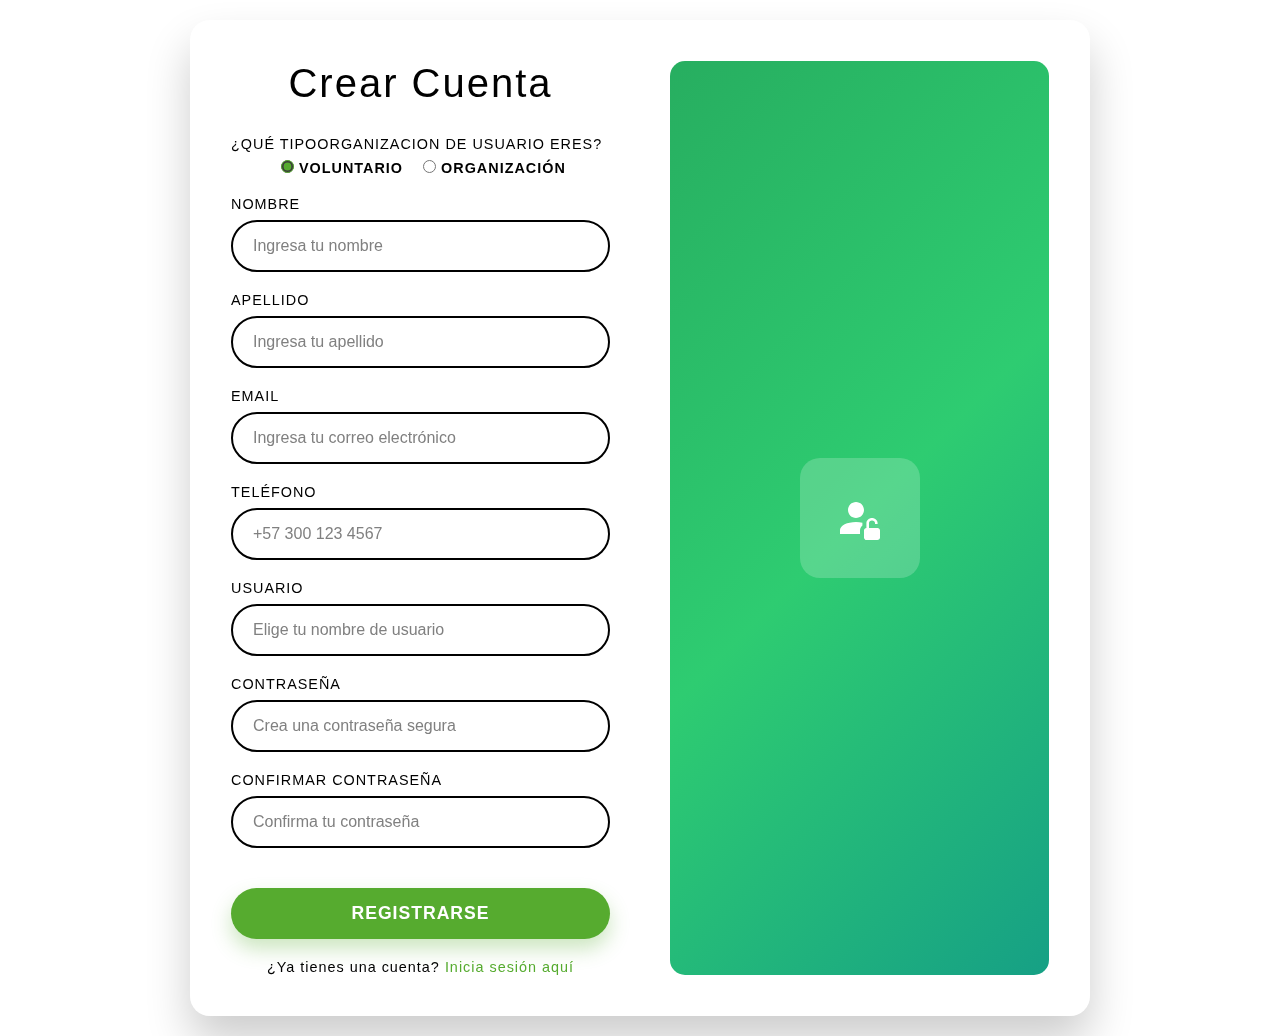
<file: pages/registrar.html>
<!DOCTYPE html>
<html lang="es">
<head>
    <meta charset="UTF-8">
    <meta name="viewport" content="width=device-width, initial-scale=1.0">
    <title>Registro</title>
    <link rel="stylesheet" href="../css/registrar.css">
</head>
<body>
<div class="login-container">
    <div class="form-section">
        <h1>Crear Cuenta</h1>

        <label class="tipoOrganizacion-usuario">¿Qué tipoOrganizacion de usuario eres?</label>
        <div class="selector-rol">
            <label>
                <input type="radio" name="rol" value="voluntario" checked>
                Voluntario
            </label>
            <label>
                <input type="radio" name="rol" value="organizacion">
                Organización
            </label>
        </div>

        <div id="formulario-registro" class="campos-form show">

            <!-- SECCIÓN VOLUNTARIO -->
            <div id="seccion-voluntario">
                <div class="form-group">
                    <label for="nombreVoluntario">Nombre</label>
                    <input type="text" id="nombreVoluntario" name="nombre" placeholder="Ingresa tu nombre" required>
                </div>

                <div class="form-group">
                    <label for="apellido">Apellido</label>
                    <input type="text" id="apellido" name="apellido" placeholder="Ingresa tu apellido" required>
                </div>

                <div class="form-group">
                    <label for="email">Email</label>
                    <input type="email" id="email" name="email" placeholder="Ingresa tu correo electrónico" required>
                </div>

                <div class="form-group">
                    <label for="telefonoVoluntario">Teléfono</label>
                    <input type="tel" id="telefonoVoluntario" name="telefono" placeholder="+57 300 123 4567" required>
                </div>
            </div>

            <!-- SECCIÓN ORGANIZACIÓN -->
            <div id="seccion-organizacion" class="hidden">
                <div class="form-group">
                    <label for="nombreOrganizacion">Nombre de la Organización</label>
                    <input type="text" id="nombreOrganizacion" name="nombreOrganizacion" placeholder="Ingresa el nombre de tu organización" required>
                </div>

                <div class="form-group">
                    <label for="emailOrganizacion">Email</label>
                    <input type="email" id="emailOrganizacion" name="emailOrganizacion" placeholder="Ingresa el correo de tu organización" required>
                </div>

                <div class="form-group">
                    <label for="telefonoOrganizacion">Teléfono</label>
                    <input type="tel" id="telefonoOrganizacion" name="telefono" placeholder="" required>
                </div>

                <div class="form-group">
                    <label for="tipoOrganizacion">Tipo de Organización</label>
                    <select id="tipoOrganizacion" name="tipoOrganizacion" required>
                        <option value="">Selecciona un tipo de organizacion</option>

                    </select>
                </div>
            </div>

            <!-- CAMPOS GENERALES -->
            <div class="form-group">
                <label for="usuario">Usuario</label>
                <input type="text" id="usuario" name="usuario" placeholder="Elige tu nombre de usuario" required>
            </div>

            <div class="form-group">
                <label for="clave">Contraseña</label>
                <input type="password" id="clave" name="clave" placeholder="Crea una contraseña segura" minlength="6" required>
            </div>

            <div class="form-group">
                <label for="confirmar_clave">Confirmar Contraseña</label>
                <input type="password" id="confirmar_clave" name="confirmar_clave" placeholder="Confirma tu contraseña" minlength="6" required>
            </div>

            <!-- BOTÓN -->
            <button type="button" class="login-btn">REGISTRARSE</button>
        </div>

        <div class="link-registro">
            <p>¿Ya tienes una cuenta? <a href="login.html">Inicia sesión aquí</a></p>
        </div>
    </div>

    <div class="seccion-imagen">
        <div class="image-placeholder">
            <svg xmlns="http://www.w3.org/2000/svg" width="1em" height="1em" viewBox="0 0 24 24">
                <path fill="currentColor" d="M6 8c0-2.21 1.79-4 4-4s4 1.79 4 4s-1.79 4-4 4s-4-1.79-4-4m6 10.2c0-.96.5-1.86 1.2-2.46V14.5c0-.05.02-.11.02-.16c-.99-.22-2.07-.34-3.22-.34c-4.42 0-8 1.79-8 4v2h10zm10 .1v3.5c0 .6-.6 1.2-1.3 1.2h-5.5c-.6 0-1.2-.6-1.2-1.3v-3.5c0-.6.6-1.2 1.2-1.2v-2.5c0-1.4 1.4-2.5 2.8-2.5s2.8 1.1 2.8 2.5v.5h-1.3v-.5c0-.8-.7-1.3-1.5-1.3s-1.5.5-1.5 1.3V17h4.3c.6 0 1.2.6 1.2 1.3"/>
            </svg>
        </div>
    </div>
</div>

<script src="../js/registrar.js"></script>
</body>
</html>
</file>
<file: css/inicioAdmin.css>
* {
            margin: 0;
            padding: 0;
            box-sizing: border-box;
        }

        body {
            font-family: -apple-system, BlinkMacSystemFont, 'Segoe UI', Roboto, Oxygen, Ubuntu, Cantarell, sans-serif;
            background-color: #f5f5f5;
        }

        .header {
            background: linear-gradient(135deg, #22c55e 0%, #16a34a 100%);
            color: white;
            padding: 1rem 2rem;
            box-shadow: 0 2px 8px rgba(0,0,0,0.1);
            display: flex;
            align-items: center;
            gap: 0.5rem;
        }

        .header h1 {
            font-size: 1.5rem;
            font-weight: 600;
        }

        .container {
            display: flex;
            height: calc(100vh - 60px);
        }

        .sidebar {
            width: 260px;
            background-color: white;
            padding: 2rem 1rem;
            box-shadow: 2px 0 8px rgba(0,0,0,0.05);
            overflow-y: auto;
        }

        .menu-title {
            color: #22c55e;
            font-weight: 700;
            font-size: 1.1rem;
            margin-bottom: 1.5rem;
            padding-left: 1rem;
        }

        .menu-item {
            display: flex;
            align-items: center;
            gap: 0.75rem;
            padding: 0.875rem 1rem;
            margin-bottom: 0.5rem;
            background-color: #22c55e;
            color: white;
            border-radius: 25px;
            cursor: pointer;
            transition: all 0.3s ease;
            font-weight: 500;
            border: none;
            width: 100%;
            text-align: left;
        }

        .menu-item:hover {
            background-color: #16a34a;
            transform: translateX(5px);
        }

        .menu-item.active {
            background-color: #16a34a;
        }

        .menu-icon {
            font-size: 1.2rem;
        }

        .main-content {
            flex: 1;
            padding: 2rem;
            overflow-y: auto;
            background-color: #f5f5f5;
        }

        .welcome-card {
            background: linear-gradient(135deg, #22c55e 0%, #16a34a 100%);
            color: white;
            padding: 2rem;
            border-radius: 16px;
            margin-bottom: 2rem;
            box-shadow: 0 4px 12px rgba(34, 197, 94, 0.3);
        }

        .welcome-card h2 {
            font-size: 1.75rem;
            margin-bottom: 0.5rem;
        }

        .welcome-card p {
            font-size: 1rem;
            opacity: 0.95;
        }

        .stats-grid {
            display: grid;
            grid-template-columns: repeat(auto-fit, minmax(250px, 1fr));
            gap: 1.5rem;
            margin-bottom: 2rem;
        }

        .stat-card {
            background: white;
            padding: 1.5rem;
            border-radius: 12px;
            box-shadow: 0 2px 8px rgba(0,0,0,0.08);
            transition: transform 0.3s ease, box-shadow 0.3s ease;
        }

        .stat-card:hover {
            transform: translateY(-5px);
            box-shadow: 0 4px 16px rgba(0,0,0,0.12);
        }

        .stat-card-header {
            display: flex;
            justify-content: space-between;
            align-items: center;
            margin-bottom: 1rem;
        }

        .stat-icon {
            width: 48px;
            height: 48px;
            background: linear-gradient(135deg, #22c55e 0%, #16a34a 100%);
            border-radius: 12px;
            display: flex;
            align-items: center;
            justify-content: center;
            font-size: 1.5rem;
        }

        .stat-value {
            font-size: 2rem;
            font-weight: 700;
            color: #1f2937;
            margin-bottom: 0.25rem;
        }

        .stat-label {
            color: #6b7280;
            font-size: 0.875rem;
        }

        .chart-card {
            background: white;
            padding: 1.5rem;
            border-radius: 12px;
            box-shadow: 0 2px 8px rgba(0,0,0,0.08);
            margin-bottom: 1.5rem;
        }

        .chart-card h3 {
            color: #1f2937;
            font-size: 1.25rem;
            margin-bottom: 1.5rem;
            display: flex;
            align-items: center;
            gap: 0.5rem;
        }

        .chart-placeholder {
            height: 300px;
            background: linear-gradient(135deg, #f0fdf4 0%, #dcfce7 100%);
            border-radius: 8px;
            display: flex;
            align-items: center;
            justify-content: center;
            color: #22c55e;
            font-weight: 600;
        }

        .table-card {
            background: white;
            padding: 1.5rem;
            border-radius: 12px;
            box-shadow: 0 2px 8px rgba(0,0,0,0.08);
            margin-bottom: 1.5rem;
        }

        .table-card h3 {
            color: #1f2937;
            font-size: 1.25rem;
            margin-bottom: 1.5rem;
        }

        .search-bar {
            margin-bottom: 1rem;
            position: relative;
        }

        .search-bar input {
            width: 100%;
            padding: 0.75rem 1rem 0.75rem 2.5rem;
            border: 2px solid #e5e7eb;
            border-radius: 8px;
            font-size: 0.875rem;
            transition: border-color 0.3s ease;
        }

        .search-bar input:focus {
            outline: none;
            border-color: #22c55e;
        }

        .search-icon {
            position: absolute;
            left: 0.75rem;
            top: 50%;
            transform: translateY(-50%);
            color: #9ca3af;
        }

        table {
            width: 100%;
            border-collapse: collapse;
        }

        thead {
            background-color: #f9fafb;
        }

        th {
            padding: 0.875rem;
            text-align: left;
            font-weight: 600;
            color: #374151;
            font-size: 0.875rem;
            border-bottom: 2px solid #e5e7eb;
        }

        td {
            padding: 0.875rem;
            border-bottom: 1px solid #f3f4f6;
            color: #1f2937;
            font-size: 0.875rem;
        }

        tbody tr:hover {
            background-color: #f9fafb;
        }

        .badge {
            display: inline-block;
            padding: 0.25rem 0.75rem;
            border-radius: 12px;
            font-size: 0.75rem;
            font-weight: 600;
        }

        .badge-active {
            background-color: #dcfce7;
            color: #166534;
        }

        .badge-suspended {
            background-color: #fee2e2;
            color: #991b1b;
        }

        .badge-pending {
            background-color: #fef3c7;
            color: #92400e;
        }

        .action-buttons {
            display: flex;
            gap: 0.5rem;
        }

        .btn {
            padding: 0.5rem 1rem;
            border: none;
            border-radius: 6px;
            cursor: pointer;
            font-size: 0.875rem;
            font-weight: 500;
            transition: all 0.3s ease;
        }

        .btn-primary {
            background-color: #22c55e;
            color: white;
        }

        .btn-primary:hover {
            background-color: #16a34a;
        }

        .btn-danger {
            background-color: #ef4444;
            color: white;
        }

        .btn-danger:hover {
            background-color: #dc2626;
        }

        .btn-warning {
            background-color: #f59e0b;
            color: white;
        }

        .btn-warning:hover {
            background-color: #d97706;
        }

        .btn-small {
            padding: 0.375rem 0.75rem;
            font-size: 0.75rem;
        }

        .section {
            display: none;
        }

        .section.active {
            display: block;
        }

        .grid-2 {
            display: grid;
            grid-template-columns: repeat(auto-fit, minmax(400px, 1fr));
            gap: 1.5rem;
        }

        .form-group {
            margin-bottom: 1.5rem;
        }

        .form-group label {
            display: block;
            margin-bottom: 0.5rem;
            color: #374151;
            font-weight: 500;
        }

        .form-group input,
        .form-group textarea,
        .form-group select {
            width: 100%;
            padding: 0.75rem;
            border: 2px solid #e5e7eb;
            border-radius: 8px;
            font-size: 0.875rem;
            transition: border-color 0.3s ease;
        }

        .form-group input:focus,
        .form-group textarea:focus,
        .form-group select:focus {
            outline: none;
            border-color: #22c55e;
        }

        .form-group textarea {
            resize: vertical;
            min-height: 100px;
        }

        .tag-item {
            display: inline-flex;
            align-items: center;
            gap: 0.5rem;
            background-color: #dcfce7;
            color: #166534;
            padding: 0.5rem 1rem;
            border-radius: 20px;
            margin: 0.25rem;
            font-size: 0.875rem;
        }

        .tag-remove {
            cursor: pointer;
            font-weight: bold;
            color: #166534;
        }

        .tags-container {
            display: flex;
            flex-wrap: wrap;
            gap: 0.5rem;
            margin-top: 1rem;
        }

        .color-picker {
            display: flex;
            gap: 0.5rem;
            align-items: center;
        }

        .color-picker input[type="color"] {
            width: 60px;
            height: 40px;
            border: 2px solid #e5e7eb;
            border-radius: 8px;
            cursor: pointer;
        }

        @media (max-width: 768px) {
            .container {
                flex-direction: column;
            }

            .sidebar {
                width: 100%;
            }

            .stats-grid {
                grid-template-columns: 1fr;
            }

            .grid-2 {
                grid-template-columns: 1fr;
            }
        }
</file>
<file: css/styles.css>
:root {
    --primary-color: #27ae60;
    --primary-dark: #229954;
    --secondary-color: #2ecc71;
    --accent-color: #16a085;
    --dark-color: #2c3e50;
    --light-gray: #f8f9fa;
    --text-gray: #555;
}

body {
    font-family: 'Segoe UI', Tahoma, Geneva, Verdana, sans-serif;
    line-height: 1.6;
    color: #333;
    scroll-behavior: smooth;
}

/* Header personalizado */
.navbar-custom {
    background: rgba(255, 255, 255, 0.95);
    backdrop-filter: blur(10px);
    border: none;
    box-shadow: 0 2px 20px rgba(0, 0, 0, 0.1);
    transition: all 0.3s ease;
    min-height: 70px;
}

.navbar-custom .navbar-brand {
    display: flex;
    align-items: center;
    gap: 10px;
    padding: 15px;
    color: var(--dark-color) !important;
    font-weight: bold;
    font-size: 1.4rem;
}

.navbar-custom .navbar-brand img {
    height: 40px;
    width: auto;
}

.navbar-custom .navbar-nav > li > a {
    color: var(--text-gray) !important;
    font-weight: 500;
    padding: 25px 15px;
    transition: all 0.3s ease;
}

.navbar-custom .navbar-nav > li > a:hover {
    color: var(--primary-color) !important;
    background: rgba(39, 174, 96, 0.1) !important;
}

.navbar-custom .navbar-toggle {
    border: none;
    background: transparent;
    margin-top: 18px;
}

.navbar-custom .navbar-toggle .icon-bar {
    background-color: var(--primary-color);
}

/* Hero Section */
.hero-section {
    min-height: 100vh;
    background: linear-gradient(135deg, var(--primary-color) 0%, var(--secondary-color) 50%, var(--accent-color) 100%);
    display: flex;
    align-items: center;
    color: white;
    position: relative;
    overflow: hidden;
    padding-top: 70px;
}

.hero-section::before {
    content: '';
    position: absolute;
    top: 0;
    left: 0;
    right: 0;
    bottom: 0;
    background: url('../assets/images/hero-bg.jpg') center/cover;
    opacity: 0.15;
    z-index: 1;
}

.hero-content {
    position: relative;
    z-index: 2;
    text-align: center;
    animation: fadeInUp 1s ease-out;
}

.hero-title {
    font-size: 3.5rem;
    font-weight: 700;
    margin-bottom: 20px;
    line-height: 1.2;
}

.hero-subtitle {
    font-size: 1.4rem;
    margin-bottom: 30px;
    opacity: 0.95;
    font-weight: 300;
}

.hero-description {
    font-size: 1.1rem;
    margin-bottom: 40px;
    opacity: 0.9;
    line-height: 1.8;
}

.btn-hero {
    padding: 15px 30px;
    font-weight: 600;
    border-radius: 50px;
    font-size: 1rem;
    margin: 5px;
    transition: all 0.3s ease;
    border: 2px solid transparent;
}

.btn-hero-primary {
    background: white;
    color: var(--primary-color);
    border-color: white;
}

.btn-hero-primary:hover {
    background: #f8f9fa;
    color: var(--primary-dark);
    transform: translateY(-3px);
    box-shadow: 0 15px 35px rgba(255, 255, 255, 0.3);
}

.btn-hero-secondary {
    background: transparent;
    color: white;
    border-color: white;
}

.btn-hero-secondary:hover {
    background: white;
    color: var(--primary-color);
    transform: translateY(-3px);
}

/* Secciones */
.section-padding {
    padding: 80px 0;
}

.section-title {
    font-size: 2.5rem;
    color: var(--dark-color);
    margin-bottom: 50px;
    text-align: center;
    font-weight: 600;
}

.section-description {
    font-size: 1.2rem;
    color: var(--text-gray);
    text-align: center;
    margin-bottom: 50px;
}

/* Cards personalizadas */
.custom-card {
    background: white;
    border-radius: 15px;
    padding: 30px;
    margin-bottom: 30px;
    box-shadow: 0 10px 30px rgba(0, 0, 0, 0.1);
    transition: all 0.3s ease;
    border: none;
    height: 100%;
}

.custom-card:hover {
    transform: translateY(-5px);
    box-shadow: 0 20px 40px rgba(0, 0, 0, 0.15);
}

.feature-icon {
    width: 70px;
    height: 70px;
    background: var(--primary-color);
    border-radius: 50%;
    display: flex;
    align-items: center;
    justify-content: center;
    margin: 0 auto 20px;
    color: white;
    font-size: 1.8rem;
}

.custom-card h3 {
    color: var(--dark-color);
    margin-bottom: 15px;
    font-weight: 600;
}

.custom-card h4 {
    color: var(--primary-color);
    margin-bottom: 15px;
    font-weight: 600;
    font-size: 1.3rem;
}

/* Sección Voluntarios */
.volunteer-card {
    background: white;
    border-radius: 10px;
    padding: 25px;
    margin-bottom: 20px;
    border-left: 4px solid var(--primary-color);
    box-shadow: 0 5px 15px rgba(0, 0, 0, 0.08);
    transition: all 0.3s ease;
}

.volunteer-card:hover {
    transform: translateX(5px);
    box-shadow: 0 8px 25px rgba(0, 0, 0, 0.12);
}

/* Sección Organizaciones */
.benefit-item {
    display: flex;
    align-items: flex-start;
    gap: 15px;
    padding: 20px;
    background: var(--light-gray);
    border-radius: 10px;
    margin-bottom: 20px;
    transition: all 0.3s ease;
}

.benefit-item:hover {
    background: #ecf0f1;
}

.benefit-icon {
    width: 50px;
    height: 50px;
    background: var(--primary-color);
    border-radius: 50%;
    display: flex;
    align-items: center;
    justify-content: center;
    color: white;
    flex-shrink: 0;
    font-size: 1.2rem;
}

/* Sección Proyectos */
.project-card {
    background: white;
    border-radius: 15px;
    padding: 30px;
    margin-bottom: 30px;
    box-shadow: 0 8px 25px rgba(0, 0, 0, 0.1);
    position: relative;
    overflow: hidden;
    transition: all 0.3s ease;
}

.project-card::before {
    content: '';
    position: absolute;
    top: 0;
    left: 0;
    width: 100%;
    height: 4px;
    background: linear-gradient(90deg, var(--primary-color), var(--secondary-color));
}

.project-card:hover {
    transform: translateY(-5px);
    box-shadow: 0 15px 35px rgba(0, 0, 0, 0.15);
}

/* Sección Contacto */
.contact-card {
    text-align: center;
    padding: 30px;
    background: white;
    border-radius: 10px;
    box-shadow: 0 5px 15px rgba(0, 0, 0, 0.1);
    margin-bottom: 20px;
    transition: all 0.3s ease;
}

.contact-card:hover {
    transform: translateY(-3px);
}

.contact-icon {
    width: 60px;
    height: 60px;
    background: var(--primary-color);
    border-radius: 50%;
    display: flex;
    align-items: center;
    justify-content: center;
    margin: 0 auto 20px;
    color: white;
    font-size: 1.5rem;
}

/* Footer */
.footer {
    background: var(--dark-color);
    color: white;
    padding: 50px 0;
    text-align: center;
}

.footer p {
    opacity: 0.8;
    margin-bottom: 10px;
}

/* Backgrounds alternos */
.bg-light-section {
    background: var(--light-gray);
}

/* Animaciones */
@keyframes fadeInUp {
    from {
        opacity: 0;
        transform: translateY(30px);
    }
    to {
        opacity: 1;
        transform: translateY(0);
    }
}

.fade-in-element {
    opacity: 0;
    transform: translateY(20px);
    transition: all 0.6s ease;
}

.fade-in-element.visible {
    opacity: 1;
    transform: translateY(0);
}

/* Responsive */
@media (max-width: 768px) {
    .hero-title {
        font-size: 2.5rem;
    }

    .hero-subtitle {
        font-size: 1.2rem;
    }

    .section-title {
        font-size: 2rem;
    }

    .section-padding {
        padding: 50px 0;
    }

    .benefit-item {
        flex-direction: column;
        text-align: center;
    }
}
</file>
<file: css/inicioOrg.css>
body {
  background-color: var(--light-gray);
  margin: 0;
  font-family: 'Segoe UI', sans-serif;
  display: flex;
  flex-direction: column;
  height: 100vh;
}

.encabezado {
  background: var(--primary-color);
  color: white;
  padding: 12px 20px;
  box-shadow: 0 2px 8px rgba(0,0,0,0.2);
}

.logo-titulo {
  display: flex;
  align-items: center;
  justify-content: center;
  gap: 12px;
}

.logo-titulo h1 {
  font-size: 1.6rem; /* Más pequeño que antes */
  font-weight: bold;
  letter-spacing: 1px;
  margin: 0;
}

.logo-app {
  height: 45px; /* Ajusta según el tamaño de tu logo */
  width: auto;
}

.distribucion-panel {
  display: flex;
  flex: 1;
  height: calc(100vh - 70px);
}

/* Menú lateral */
.menu-lateral {
  width: 250px;
  background: white;
  box-shadow: 2px 0 10px rgba(0,0,0,0.1);
  padding: 30px 20px;
}

.titulo-menu {
  text-align: center;
  margin-bottom: 25px;
  font-size: 1.2rem;
  color: var(--primary-color);
}

.lista-opciones {
  list-style: none;
  padding: 0;
  display: flex;
  flex-direction: column;
  gap: 15px;
}

.lista-opciones li a {
  display: flex;
  align-items: center;
  gap: 10px;
  text-decoration: none;
  background: var(--primary-color);
  padding: 12px 20px;
  border-radius: 25px;
  font-weight: 500;
  color: white;
  transition: all 0.3s ease;
}

.lista-opciones li a:hover {
  background: var(--primary-dark);
  transform: translateX(5px);
}

/* Contenido */
.contenido-principal {
  flex: 1;
  padding: 40px;
  display: flex;
  flex-direction: column;
  gap: 30px;
}

.caja-bienvenida {
  background: linear-gradient(135deg, var(--primary-color), var(--secondary-color));
  color: white;
  border-radius: 15px;
  padding: 25px 30px;
  box-shadow: 0 8px 25px rgba(0,0,0,0.15);
}

.caja-bienvenida h2 {
  margin: 0 0 10px;
  font-size: 1.8rem;
}

.caja-bienvenida p {
  margin: 0;
  font-size: 1rem;
  opacity: 0.9;
}

.caja-contenido {
  flex: 1;
  background: white;
  border: 2px solid var(--light-gray);
  border-radius: 10px;
  display: flex;
  justify-content: center;
  align-items: center;
  font-size: 1.1rem;
  color: var(--text-gray);
}
</file>
<file: css/inicioVolunt.css>
body {
  background-color: var(--light-gray);
  margin: 0;
  font-family: 'Segoe UI', sans-serif;
  display: flex;
  flex-direction: column;
  height: 100vh;
}

.encabezado {
  background: var(--primary-color);
  color: white;
  padding: 12px 20px;
  box-shadow: 0 2px 8px rgba(0,0,0,0.2);
}

.logo-titulo {
  display: flex;
  align-items: center;
  justify-content: center;
  gap: 12px;
}

.logo-titulo h1 {
  font-size: 1.6rem; /* Más pequeño que antes */
  font-weight: bold;
  letter-spacing: 1px;
  margin: 0;
}

.logo-app {
  height: 45px; /* Ajusta según el tamaño de tu logo */
  width: auto;
}

.distribucion-panel {
  display: flex;
  flex: 1;
  height: calc(100vh - 70px);
}

/* Menú lateral */
.menu-lateral {
  width: 250px;
  background: white;
  box-shadow: 2px 0 10px rgba(0,0,0,0.1);
  padding: 30px 20px;
}

.titulo-menu {
  text-align: center;
  margin-bottom: 25px;
  font-size: 1.2rem;
  color: var(--primary-color);
}

.lista-opciones {
  list-style: none;
  padding: 0;
  display: flex;
  flex-direction: column;
  gap: 15px;
}

.lista-opciones li a {
  display: flex;
  align-items: center;
  gap: 10px;
  text-decoration: none;
  background: var(--primary-color);
  padding: 12px 20px;
  border-radius: 25px;
  font-weight: 500;
  color: white;
  transition: all 0.3s ease;
}

.lista-opciones li a:hover {
  background: var(--primary-dark);
  transform: translateX(5px);
}

/* Contenido */
.contenido-principal {
  flex: 1;
  padding: 40px;
  display: flex;
  flex-direction: column;
  gap: 30px;
}

.caja-bienvenida {
  background: linear-gradient(135deg, var(--primary-color), var(--secondary-color));
  color: white;
  border-radius: 15px;
  padding: 25px 30px;
  box-shadow: 0 8px 25px rgba(0,0,0,0.15);
}

.caja-bienvenida h2 {
  margin: 0 0 10px;
  font-size: 1.8rem;
}

.caja-bienvenida p {
  margin: 0;
  font-size: 1rem;
  opacity: 0.9;
}

.caja-contenido {
  flex: 1;
  background: white;
  border: 2px solid var(--light-gray);
  border-radius: 10px;
  display: flex;
  justify-content: center;
  align-items: center;
  font-size: 1.1rem;
  color: var(--text-gray);
}
</file>
<file: css/listarProyectos.css>
* {
            margin: 0;
            padding: 0;
            box-sizing: border-box;
        }

        body {
            font-family: 'Segoe UI', Tahoma, Geneva, Verdana, sans-serif;
            background: linear-gradient(135deg, #e8f5e9 0%, #f1f8e9 100%);
            min-height: 100vh;
            padding: 20px;
        }

        .container {
            max-width: 1200px;
            margin: 0 auto;
        }

        .header {
            background: linear-gradient(135deg, #2e7d32 0%, #43a047 100%);
            padding: 30px;
            border-radius: 15px;
            box-shadow: 0 4px 20px rgba(46, 125, 50, 0.3);
            margin-bottom: 30px;
            display: flex;
            justify-content: space-between;
            align-items: center;
        }

        .header h1 {
            color: white;
            font-size: 2em;
            font-weight: 600;
        }

        .btn-crear {
            text-decoration: none;
            background: white;
            color: #2e7d32;
            padding: 12px 30px;
            border: none;
            border-radius: 25px;
            font-size: 1em;
            font-weight: 600;
            cursor: pointer;
            transition: all 0.3s ease;
            box-shadow: 0 4px 15px rgba(0,0,0,0.2);
        }

        .btn-crear:hover {
            transform: translateY(-2px);
            box-shadow: 0 6px 20px rgba(0,0,0,0.3);
            background: #f1f8e9;
        }

        .content-box {
            background: white;
            padding: 40px;
            border-radius: 15px;
            box-shadow: 0 4px 20px rgba(0,0,0,0.1);
        }

        .section-title {
            color: #2e7d32;
            font-size: 1.5em;
            margin-bottom: 30px;
            font-weight: 600;
            padding-bottom: 15px;
            border-bottom: 3px solid #43a047;
        }

        .projects-list {
            display: grid;
            gap: 15px;
        }

        .project-item {
            background: linear-gradient(135deg, #f1f8e9 0%, #ffffff 100%);
            padding: 20px 25px;
            border-radius: 10px;
            border-left: 5px solid #43a047;
            transition: all 0.3s ease;
            cursor: pointer;
            position: relative;
            overflow: hidden;
        }

        .project-item::before {
            content: '';
            position: absolute;
            left: 0;
            top: 0;
            height: 100%;
            width: 0;
            background: linear-gradient(135deg, #2e7d32 0%, #43a047 100%);
            transition: width 0.3s ease;
            z-index: 0;
        }

        .project-item:hover::before {
            width: 100%;
        }

        .project-item:hover {
            transform: translateX(10px);
            box-shadow: 0 5px 20px rgba(46, 125, 50, 0.3);
        }

        .project-link {
            text-decoration: none;
            color: #2e7d32;
            font-size: 1.1em;
            font-weight: 500;
            display: flex;
            align-items: center;
            position: relative;
            z-index: 1;
            transition: color 0.3s ease;
        }

        .project-item:hover .project-link {
            color: white;
        }

        .project-link::before {
            content: '📁';
            margin-right: 15px;
            font-size: 1.3em;
        }

        .project-link::after {
            content: '→';
            margin-left: auto;
            font-size: 1.5em;
            opacity: 0;
            transform: translateX(-10px);
            transition: all 0.3s ease;
        }

        .project-item:hover .project-link::after {
            opacity: 1;
            transform: translateX(0);
        }

        .empty-state {
            text-align: center;
            padding: 60px 20px;
            color: #666;
        }

        .empty-state-icon {
            font-size: 4em;
            margin-bottom: 20px;
            opacity: 0.5;
        }

        @media (max-width: 768px) {
            .header {
                flex-direction: column;
                gap: 20px;
                text-align: center;
            }

            .header h1 {
                font-size: 1.5em;
            }

            .content-box {
                padding: 20px;
            }
        }
</file>
<file: css/login.css>
:root {
    --primary-color: #27ae60;
    --primary-dark: #229954;
    --secondary-color: #2ecc71;
    --accent-color: #16a085;
    --dark-color: #2c3e50;
    --light-gray: #f8f9fa;
    --text-gray: #555;
}

* {
    margin: 0;
    padding: 0;
    box-sizing: border-box;
    font-family: 'Segoe UI', Tahoma, Geneva, Verdana, sans-serif;
}

body {
    min-height: 100vh;
    background: rgba(255, 255, 255, 0.95);
    display: flex;
    align-items: center;
    justify-content: center;
    padding: 20px;
}

.login-container {
    background: rgba(255, 255, 255, 0.1);
    backdrop-filter: blur(10px);
    border-radius: 20px;
    padding: 40px;
    box-shadow: 0 25px 45px rgba(0, 0, 0, 0.2);
    border: 1px solid rgba(255, 255, 255, 0.2);
    display: flex;
    max-width: 900px;
    width: 100%;
    min-height: 500px;
    overflow: hidden;
}

.form-section {
    flex: 1;
    padding-right: 40px;
    display: flex;
    flex-direction: column;
    justify-content: center;
}

.seccion-imagen {
    flex: 1;
    display: flex;
    align-items: center;
    justify-content: center;
    background: linear-gradient(135deg, var(--primary-color) 0%, var(--secondary-color) 50%, var(--accent-color) 100%);
    border-radius: 15px;
    margin-left: 20px;
    position: relative;
    overflow: hidden;
}


.image-placeholder {
    width: 120px;
    height: 120px;
    background: rgba(255, 255, 255, 0.2);
    border-radius: 20px;
    display: flex;
    align-items: center;
    justify-content: center;
    color: white;
    font-size: 48px;
    z-index: 2;
    position: relative;
}

h1 {
    color: black;
    font-size: 2.5rem;
    margin-bottom: 30px;
    text-align: center;
    font-weight: 300;
    letter-spacing: 2px;
}

.form-group {
    margin-bottom: 25px;
}

label {
    display: block;
    color: black;
    font-size: 0.9rem;
    margin-bottom: 8px;
    font-weight: 500;
    text-transform: uppercase;
    letter-spacing: 1px;
}

input[type="text"],
input[type="password"] {
    width: 100%;
    padding: 15px 20px;
    background: rgba(255, 255, 255, 0.1);
    border: 2px solid black;
    border-radius: 50px;
    color: black;
    font-size: 1rem;
    outline: none;
    transition: all 0.3s ease;
}

input[type="text"]:focus,
input[type="password"]:focus {
    border-color: rgba(255, 255, 255, 0.5);
    background: rgba(255, 255, 255, 0.15);
    transform: translateY(-2px);
    box-shadow: 0 10px 20px rgba(0, 0, 0, 0.1);
}

input::placeholder {
    color: #808080;
    opacity: 1;
}

.login-btn {
    width: 100%;
    padding: 15px;
    background: #56ab2f;
    border: none;
    border-radius: 50px;
    color: white;
    font-size: 1.1rem;
    font-weight: 600;
    letter-spacing: 1px;
    cursor: pointer;
    transition: all 0.3s ease;
    margin-top: 20px;
    box-shadow: 0 10px 20px rgba(86, 171, 47, 0.3);
}

.login-btn:hover {
    transform: translateY(-3px);
    box-shadow: 0 15px 30px rgba(86, 171, 47, 0.4);
    background: #4a9928;
}

.login-btn:active {
    transform: translateY(-1px);
}

.link-registro {
    text-align: center;
    margin-top: 20px;
    color: black;
    font-size: 0.9rem;
    letter-spacing: 1px;
}

.link-registro a {
    color: #56ab2f;
    text-decoration: none;
    font-weight: 500;
}

/* En esta parte aplicamos la esponsividad */
@media (max-width: 768px) {
    .login-container {
        flex-direction: column;
        padding: 30px 20px;
    }

    .form-section {
        padding-right: 0;
        margin-bottom: 30px;
    }

    .image-section {
        margin-left: 0;
        height: 200px;
    }

    h1 {
        font-size: 2rem;
    }
}

@media (max-width: 480px) {
    .login-container {
        padding: 20px 15px;
    }

    h1 {
        font-size: 1.8rem;
        margin-bottom: 20px;
    }

    input[type="text"],
    input[type="password"] {
        padding: 12px 18px;
    }
}
</file>
<file: css/perfilOrganizacion.css>
* {
    margin: 0;
    padding: 0;
    box-sizing: border-box;
}

body {
    font-family: 'Segoe UI', Tahoma, Geneva, Verdana, sans-serif;
    background: linear-gradient(135deg, #2ecc71 0%, #27ae60 100%);
    min-height: 100vh;
    padding: 20px;
}

.container {
    max-width: 1000px;
    margin: 0 auto;
    background: white;
    border-radius: 20px;
    box-shadow: 0 10px 40px rgba(0, 0, 0, 0.1);
    overflow: hidden;
}

.header {
    background: linear-gradient(135deg, #2ecc71 0%, #27ae60 100%);
    padding: 30px;
    color: white;
    text-align: center;
}

.header h1 {
    font-size: 28px;
    margin-bottom: 10px;
}

.header p {
    opacity: 0.9;
    font-size: 14px;
}

.profile-content {
    display: grid;
    grid-template-columns: 300px 1fr;
    min-height: 600px;
}

.sidebar {
    background: #f8f9fa;
    padding: 30px 20px;
    border-right: 1px solid #e9ecef;
}

.profile-avatar {
    width: 150px;
    height: 150px;
    margin: 0 auto 30px;
    background: linear-gradient(135deg, #2ecc71 0%, #27ae60 100%);
    border-radius: 50%;
    display: flex;
    align-items: center;
    justify-content: center;
    font-size: 60px;
    color: white;
    box-shadow: 0 5px 15px rgba(46, 204, 113, 0.3);
}

.sidebar-info {
    background: white;
    padding: 15px;
    border-radius: 10px;
}

.sidebar-info h3 {
    color: #2c3e50;
    font-size: 14px;
    margin-bottom: 10px;
}

.sidebar-info p {
    color: #7f8c8d;
    font-size: 13px;
    line-height: 1.6;
}

.form-section {
    padding: 40px;
}

.section-title {
    color: #2c3e50;
    font-size: 20px;
    margin-bottom: 25px;
    padding-bottom: 10px;
    border-bottom: 2px solid #2ecc71;
}

.form-grid {
    display: grid;
    grid-template-columns: 1fr 1fr;
    gap: 20px;
    margin-bottom: 20px;
}

.form-group {
    margin-bottom: 20px;
}

.form-group.full-width {
    grid-column: 1 / -1;
}

.form-group label {
    display: block;
    color: #2c3e50;
    font-size: 14px;
    font-weight: 600;
    margin-bottom: 8px;
}

.form-group input,
.form-group select,
.form-group textarea {
    width: 100%;
    padding: 12px 15px;
    border: 2px solid #e9ecef;
    border-radius: 10px;
    font-size: 14px;
    transition: all 0.3s;
    font-family: inherit;
}

.form-group input:focus,
.form-group select:focus,
.form-group textarea:focus {
    outline: none;
    border-color: #2ecc71;
    box-shadow: 0 0 0 3px rgba(46, 204, 113, 0.1);
}

.form-group textarea {
    resize: vertical;
    min-height: 120px;
}

.form-actions {
    display: flex;
    gap: 15px;
    justify-content: flex-end;
    margin-top: 30px;
    padding-top: 20px;
    border-top: 1px solid #e9ecef;
}

.btn {
    padding: 12px 30px;
    border: none;
    border-radius: 25px;
    font-size: 15px;
    font-weight: 600;
    cursor: pointer;
    transition: all 0.3s;
}

.btn-primary {
    background: linear-gradient(135deg, #2ecc71 0%, #27ae60 100%);
    color: white;
    box-shadow: 0 4px 15px rgba(46, 204, 113, 0.3);
}

.btn-primary:hover {
    transform: translateY(-2px);
    box-shadow: 0 6px 20px rgba(46, 204, 113, 0.4);
}

.btn-secondary {
    background: white;
    color: #7f8c8d;
    border: 2px solid #e9ecef;
}

.btn-secondary:hover {
    background: #f8f9fa;
}

.info-badge {
    display: inline-block;
    padding: 5px 15px;
    background: #e8f8f5;
    color: #27ae60;
    border-radius: 20px;
    font-size: 12px;
    font-weight: 600;
    margin-top: 5px;
}

@media (max-width: 768px) {
    .profile-content {
        grid-template-columns: 1fr;
    }

    .sidebar {
        border-right: none;
        border-bottom: 1px solid #e9ecef;
    }

    .form-grid {
        grid-template-columns: 1fr;
    }

    .form-section {
        padding: 20px;
    }
}
</file>
<file: css/perfilVoluntario.css>
* {
    margin: 0;
    padding: 0;
    box-sizing: border-box;
}

body {
    font-family: 'Segoe UI', Tahoma, Geneva, Verdana, sans-serif;
    background: linear-gradient(135deg, #2ecc71 0%, #27ae60 100%);
    min-height: 100vh;
    padding: 20px;
}

.container {
    max-width: 1000px;
    margin: 0 auto;
    background: white;
    border-radius: 20px;
    box-shadow: 0 10px 40px rgba(0, 0, 0, 0.1);
    overflow: hidden;
}

.header {
    background: linear-gradient(135deg, #2ecc71 0%, #27ae60 100%);
    padding: 30px;
    color: white;
    text-align: center;
}

.header h1 {
    font-size: 28px;
    margin-bottom: 10px;
}

.header p {
    opacity: 0.9;
    font-size: 14px;
}

.profile-content {
    display: grid;
    grid-template-columns: 300px 1fr;
    min-height: 600px;
}

.sidebar {
    background: #f8f9fa;
    padding: 30px 20px;
    border-right: 1px solid #e9ecef;
}

.profile-avatar {
    width: 150px;
    height: 150px;
    margin: 0 auto 30px;
    background: linear-gradient(135deg, #2ecc71 0%, #27ae60 100%);
    border-radius: 50%;
    display: flex;
    align-items: center;
    justify-content: center;
    font-size: 60px;
    color: white;
    box-shadow: 0 5px 15px rgba(46, 204, 113, 0.3);
}

.sidebar-info {
    background: white;
    padding: 15px;
    border-radius: 10px;
}

.sidebar-info h3 {
    color: #2c3e50;
    font-size: 14px;
    margin-bottom: 10px;
}

.sidebar-info p {
    color: #7f8c8d;
    font-size: 13px;
    line-height: 1.6;
}

.form-section {
    padding: 40px;
}

.section-title {
    color: #2c3e50;
    font-size: 20px;
    margin-bottom: 25px;
    padding-bottom: 10px;
    border-bottom: 2px solid #2ecc71;
}

.form-grid {
    display: grid;
    grid-template-columns: 1fr 1fr;
    gap: 20px;
    margin-bottom: 20px;
}

.form-group {
    margin-bottom: 20px;
}

.form-group.full-width {
    grid-column: 1 / -1;
}

.form-group label {
    display: block;
    color: #2c3e50;
    font-size: 14px;
    font-weight: 600;
    margin-bottom: 8px;
}

.form-group input,
.form-group select,
.form-group textarea {
    width: 100%;
    padding: 12px 15px;
    border: 2px solid #e9ecef;
    border-radius: 10px;
    font-size: 14px;
    transition: all 0.3s;
    font-family: inherit;
}

.form-group input:focus,
.form-group select:focus,
.form-group textarea:focus {
    outline: none;
    border-color: #2ecc71;
    box-shadow: 0 0 0 3px rgba(46, 204, 113, 0.1);
}

.form-group textarea {
    resize: vertical;
    min-height: 100px;
}

.form-group select {
    cursor: pointer;
    appearance: none;
    background-image: url("data:image/svg+xml,%3Csvg xmlns='http://www.w3.org/2000/svg' width='12' height='12' viewBox='0 0 12 12'%3E%3Cpath fill='%232c3e50' d='M6 9L1 4h10z'/%3E%3C/svg%3E");
    background-repeat: no-repeat;
    background-position: right 15px center;
    padding-right: 40px;
}

.form-actions {
    display: flex;
    gap: 15px;
    justify-content: flex-end;
    margin-top: 30px;
    padding-top: 20px;
    border-top: 1px solid #e9ecef;
}

.btn {
    padding: 12px 30px;
    border: none;
    border-radius: 25px;
    font-size: 15px;
    font-weight: 600;
    cursor: pointer;
    transition: all 0.3s;
}

.btn-primary {
    background: linear-gradient(135deg, #2ecc71 0%, #27ae60 100%);
    color: white;
    box-shadow: 0 4px 15px rgba(46, 204, 113, 0.3);
}

.btn-primary:hover {
    transform: translateY(-2px);
    box-shadow: 0 6px 20px rgba(46, 204, 113, 0.4);
}

.btn-secondary {
    background: white;
    color: #7f8c8d;
    border: 2px solid #e9ecef;
}

.btn-secondary:hover {
    background: #f8f9fa;
}

.helper-text {
    font-size: 12px;
    color: #7f8c8d;
    margin-top: 5px;
}

@media (max-width: 768px) {
    .profile-content {
        grid-template-columns: 1fr;
    }

    .sidebar {
        border-right: none;
        border-bottom: 1px solid #e9ecef;
    }

    .form-grid {
        grid-template-columns: 1fr;
    }

    .form-section {
        padding: 20px;
    }
}
</file>
<file: css/publicarProyecto.css>
* {
    margin: 0;
    padding: 0;
    box-sizing: border-box;
}

body {
    font-family: 'Segoe UI', Tahoma, Geneva, Verdana, sans-serif;
    background: #22c55e;
    min-height: 100vh;
    padding: 20px;
}

.container {
    max-width: 900px;
    margin: 0 auto;
}

.header {
    display: flex;
    align-items: center;
    margin-bottom: 30px;
    gap: 20px;
}

.btn-back {
    background: rgba(255, 255, 255, 0.2);
    color: white;
    border: 2px solid white;
    width: 50px;
    height: 50px;
    border-radius: 12px;
    display: flex;
    align-items: center;
    justify-content: center;
    cursor: pointer;
    transition: all 0.3s ease;
    font-size: 24px;
}

.btn-back:hover {
    background: rgba(255, 255, 255, 0.3);
    transform: translateX(-5px);
}

.page-title {
    color: white;
    font-size: 36px;
    font-weight: 600;
    text-shadow: 2px 2px 4px rgba(0, 0, 0, 0.2);
}

.form-container {
    background: white;
    border-radius: 20px;
    padding: 40px;
    box-shadow: 0 10px 40px rgba(0, 0, 0, 0.2);
}

.form-row {
    display: grid;
    grid-template-columns: repeat(auto-fit, minmax(200px, 1fr));
    gap: 20px;
    margin-bottom: 25px;
}

.form-group {
    display: flex;
    flex-direction: column;
}

.form-group label {
    color: #2d3748;
    font-weight: 600;
    margin-bottom: 8px;
    font-size: 14px;
    text-transform: uppercase;
    letter-spacing: 0.5px;
}

.form-group input,
.form-group select,
.form-group textarea {
    padding: 14px 18px;
    border: 2px solid #e2e8f0;
    border-radius: 12px;
    font-size: 16px;
    transition: all 0.3s ease;
    font-family: inherit;
    background: white;
}

.form-group input:focus,
.form-group select:focus,
.form-group textarea:focus {
    outline: none;
    border-color: #22c55e;
    box-shadow: 0 0 0 3px rgba(34, 197, 94, 0.1);
}

.form-group textarea {
    resize: vertical;
    min-height: 120px;
}

.form-group select {
    cursor: pointer;
    appearance: none;
    background-image: url("data:image/svg+xml;charset=UTF-8,%3csvg xmlns='http://www.w3.org/2000/svg' viewBox='0 0 24 24' fill='none' stroke='currentColor' stroke-width='2' stroke-linecap='round' stroke-linejoin='round'%3e%3cpolyline points='6 9 12 15 18 9'%3e%3c/polyline%3e%3c/svg%3e");
    background-repeat: no-repeat;
    background-position: right 12px center;
    background-size: 20px;
    padding-right: 40px;
}

.form-group input[type="date"] {
    cursor: pointer;
}

.form-group-full {
    grid-column: 1 / -1;
}

.date-row {
    display: grid;
    grid-template-columns: 1fr 1fr;
    gap: 20px;
    margin-bottom: 25px;
}

.form-actions {
    display: flex;
    justify-content: flex-end;
    margin-top: 30px;
}

.btn-submit {
    background: #22c55e;
    color: white;
    border: none;
    padding: 16px 40px;
    border-radius: 12px;
    font-size: 18px;
    font-weight: 600;
    cursor: pointer;
    transition: all 0.3s ease;
    box-shadow: 0 4px 15px rgba(34, 197, 94, 0.3);
}

.btn-submit:hover {
    background: #16a34a;
    transform: translateY(-2px);
    box-shadow: 0 6px 20px rgba(34, 197, 94, 0.4);
}

.btn-submit:active {
    transform: translateY(0);
}

.input-icon {
    position: relative;
}

.input-icon::before {
    content: attr(data-icon);
    position: absolute;
    left: 15px;
    top: 50%;
    transform: translateY(-50%);
    font-size: 18px;
}

.input-icon input {
    padding-left: 45px;
}

@media (max-width: 768px) {
    .form-container {
        padding: 25px;
    }

    .page-title {
        font-size: 28px;
    }

    .form-row {
        grid-template-columns: 1fr;
    }

    .date-row {
        grid-template-columns: 1fr;
    }

    .btn-submit {
        width: 100%;
    }
}

.required::after {
    content: " *";
    color: #e53e3e;
}

.helper-text {
    font-size: 12px;
    color: #718096;
    margin-top: 4px;
}

.success-message {
    background: #c6f6d5;
    color: #22543d;
    padding: 15px;
    border-radius: 12px;
    margin-bottom: 20px;
    display: none;
    border-left: 4px solid #38a169;
}

.success-message.show {
    display: block;
    animation: slideDown 0.3s ease;
}

@keyframes slideDown {
    from {
        opacity: 0;
        transform: translateY(-10px);
    }
    to {
        opacity: 1;
        transform: translateY(0);
    }
}
</file>
<file: css/registrar.css>
:root {
    --primary-color: #27ae60;
    --primary-dark: #229954;
    --secondary-color: #2ecc71;
    --accent-color: #16a085;
    --dark-color: #2c3e50;
    --light-gray: #f8f9fa;
    --text-gray: #555;
}

* {
    margin: 0;
    padding: 0;
    box-sizing: border-box;
    font-family: 'Segoe UI', Tahoma, Geneva, Verdana, sans-serif;
}

body {
    min-height: 100vh;
    background: rgba(255, 255, 255, 0.95);
    display: flex;
    align-items: center;
    justify-content: center;
    padding: 20px;
}

.login-container {
    background: rgba(255, 255, 255, 0.1);
    backdrop-filter: blur(10px);
    border-radius: 20px;
    padding: 40px;
    box-shadow: 0 25px 45px rgba(0, 0, 0, 0.2);
    border: 1px solid rgba(255, 255, 255, 0.2);
    display: flex;
    max-width: 900px;
    width: 100%;
    min-height: 600px;
    overflow: hidden;
}

.form-section {
    flex: 1;
    padding-right: 40px;
    display: flex;
    flex-direction: column;
    justify-content: center;
}

.tipo-usuario{
    margin-left: 80px;
}

.seccion-imagen {
    flex: 1;
    display: flex;
    align-items: center;
    justify-content: center;
    background: linear-gradient(135deg, var(--primary-color) 0%, var(--secondary-color) 50%, var(--accent-color) 100%);
    border-radius: 15px;
    margin-left: 20px;
    position: relative;
    overflow: hidden;
}

.image-placeholder {
    width: 120px;
    height: 120px;
    background: rgba(255, 255, 255, 0.2);
    border-radius: 20px;
    display: flex;
    align-items: center;
    justify-content: center;
    color: white;
    font-size: 48px;
    z-index: 2;
    position: relative;
}

h1 {
    color: black;
    font-size: 2.5rem;
    margin-bottom: 30px;
    text-align: center;
    font-weight: 300;
    letter-spacing: 2px;
}

.campos-form {
    opacity: 1;
    transform: translateY(0);
    transition: opacity 0.6s ease, transform 0.6s ease;
}

.campos-form.hiddenAnim {
    opacity: 0;
    transform: translateY(-15px);
}

.hidden {
    display: none;
}

.show {
    display: block;
    opacity: 1;
    transform: translateY(0);
}

.selector-rol {
    margin-bottom: 20px;
    margin-left: 40px;
    display: flex;
    text-align: center;
}

input[type="radio"] {
    accent-color: #56ab2f;
}

.selector-rol label {
    margin: 0 10px;
    font-weight: bold;
    cursor: pointer;
}

.form-group {
    margin-bottom: 20px;
}

label {
    display: block;
    color: black;
    font-size: 0.9rem;
    margin-bottom: 8px;
    font-weight: 500;
    text-transform: uppercase;
    letter-spacing: 1px;
}

input[type="text"],
input[type="email"],
input[type="password"],
input[type="tel"],
select {
    width: 100% !important;
    padding: 15px 20px !important;
    background: rgba(255, 255, 255, 0.1) !important;
    border: 2px solid black !important;
    border-radius: 50px !important;
    color: black !important;
    font-size: 1rem !important;
    outline: none !important;
    transition: all 0.3s ease !important;
    -webkit-appearance: none !important;
    -moz-appearance: none !important;
    appearance: none !important;
    box-sizing: border-box !important;
}

select {
    cursor: pointer !important;
    background-image: url("data:image/svg+xml,%3Csvg xmlns='http://www.w3.org/2000/svg' width='12' height='12' viewBox='0 0 12 12'%3E%3Cpath fill='%23000000' d='M6 9L1 4h10z'/%3E%3C/svg%3E") !important;
    background-repeat: no-repeat !important;
    background-position: right 20px center !important;
    padding-right: 45px !important;
}

input[type="text"]:focus,
input[type="email"]:focus,
input[type="password"]:focus,
input[type="tel"]:focus,
select:focus {
    border-color: rgba(255, 255, 255, 0.5) !important;
    background: rgba(255, 255, 255, 0.15) !important;
    transform: translateY(-2px) !important;
    box-shadow: 0 10px 20px rgba(0, 0, 0, 0.1) !important;
}

input::placeholder {
    color: #808080;
    opacity: 1;
}

select option {
    background: white;
    color: black;
    padding: 10px;
}

.login-btn {
    width: 100%;
    padding: 15px;
    background: #56ab2f;
    border: none;
    border-radius: 50px;
    color: white;
    font-size: 1.1rem;
    font-weight: 600;
    letter-spacing: 1px;
    cursor: pointer;
    transition: all 0.3s ease;
    margin-top: 20px;
    box-shadow: 0 10px 20px rgba(86, 171, 47, 0.3);
}

.login-btn:hover {
    transform: translateY(-3px);
    box-shadow: 0 15px 30px rgba(86, 171, 47, 0.4);
    background: #4a9928;
}

.login-btn:active {
    transform: translateY(-1px);
}

.link-registro {
    text-align: center;
    margin-top: 20px;
    color: black;
    font-size: 0.9rem;
    letter-spacing: 1px;
}

.link-registro a {
    color: #56ab2f;
    text-decoration: none;
    font-weight: 500;
}


/* En esta parte aplicamos la responsividad */
@media (max-width: 768px) {
    .login-container {
        flex-direction: column;
        padding: 30px 20px;
        min-height: auto;
    }

    .form-section {
        padding-right: 0;
        margin-bottom: 30px;
    }

    .seccion-imagen {
        margin-left: 0;
        height: 200px;
    }

    h1 {
        font-size: 2rem;
    }
}

@media (max-width: 480px) {
    .login-container {
        padding: 20px 15px;
    }

    h1 {
        font-size: 1.8rem;
        margin-bottom: 20px;
    }

    input[type="text"],
    input[type="email"],
    input[type="password"],
    input[type="tel"],
    select {
        padding: 12px 18px;
    }

    .form-group {
        margin-bottom: 15px;
    }
}
</file>
